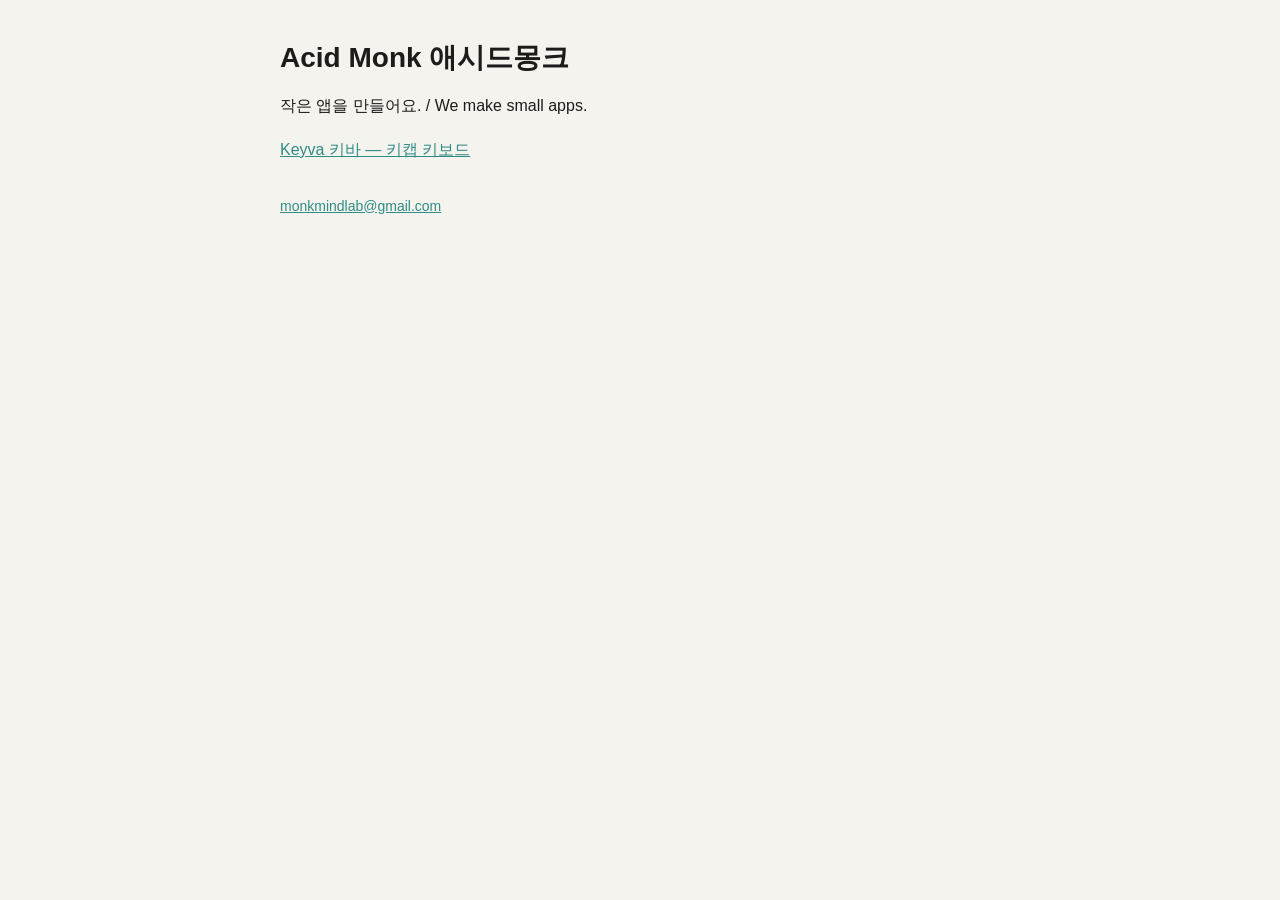
<file: index.html>
<!DOCTYPE html>
<html lang="ko">
<head>
<meta charset="utf-8">
<meta name="viewport" content="width=device-width, initial-scale=1">
<title>Acid Monk</title>
<link rel="stylesheet" href="keyva/style.css">
</head>
<body>
<main>
  <h1>Acid Monk 애시드몽크</h1>
  <p>작은 앱을 만들어요. / We make small apps.</p>
  <nav><a href="keyva/">Keyva 키바 — 키캡 키보드</a></nav>
  <p class="sub" style="margin-top:32px"><a href="mailto:monkmindlab@gmail.com">monkmindlab@gmail.com</a></p>
</main>
</body>
</html>
</file>
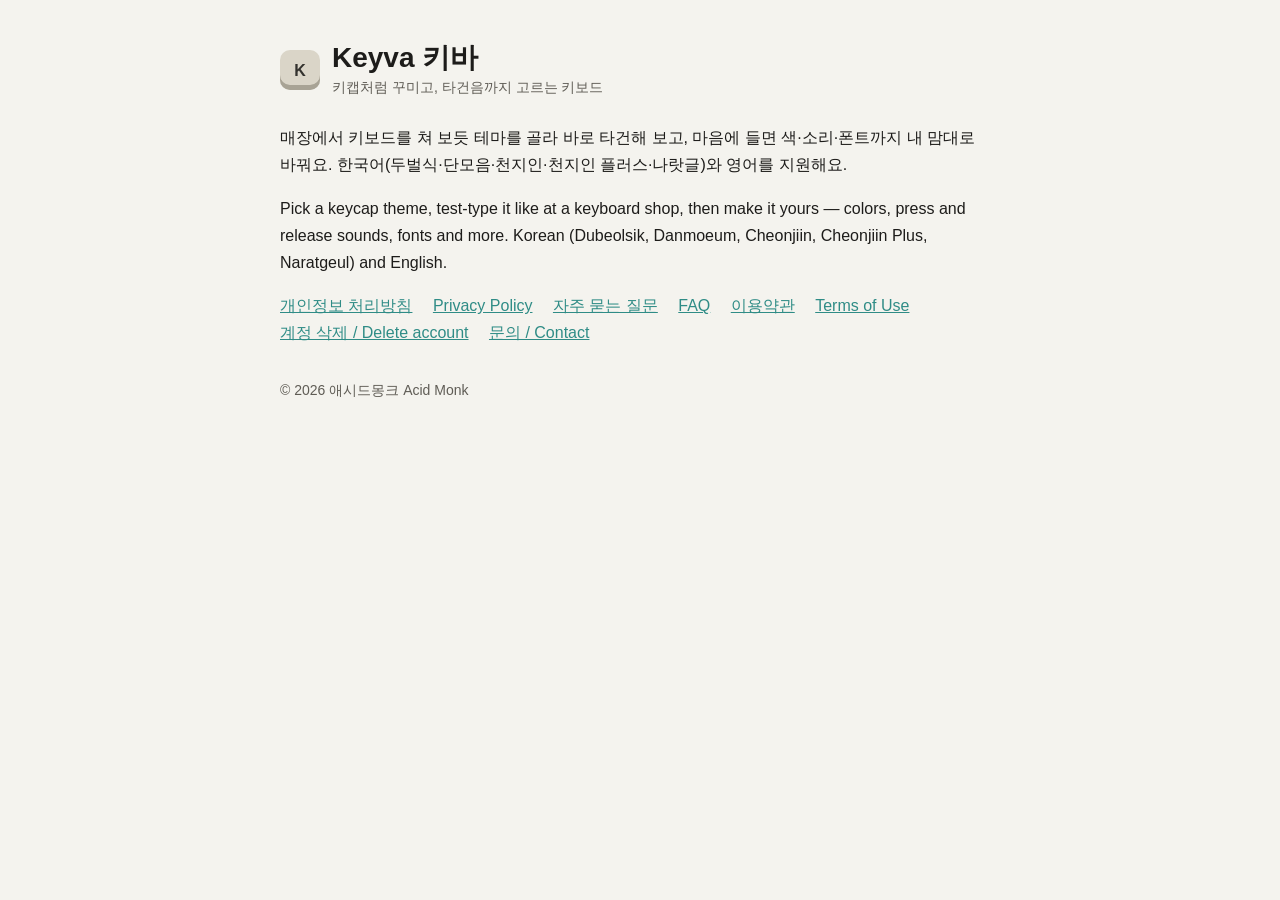
<file: keyva/index.html>
<!DOCTYPE html>
<html lang="ko">
<head>
<meta charset="utf-8">
<meta name="viewport" content="width=device-width, initial-scale=1">
<meta name="google-site-verification" content="mlbyxBN4Y4aytEFEbUPDbuNUzX4X2lrt2GbR2L3nOk4" />
<title>Keyva — 키캡 키보드</title>
<meta name="description" content="Keyva(키바): 키캡처럼 꾸미고 타건음까지 고르는 키보드 앱 · A keycap keyboard with the sounds you love.">
<link rel="stylesheet" href="style.css">
</head>
<body>
<main>
  <header><div class="logo">K</div><div><h1>Keyva 키바</h1><div class="sub">키캡처럼 꾸미고, 타건음까지 고르는 키보드</div></div></header>
  <p>매장에서 키보드를 쳐 보듯 테마를 골라 바로 타건해 보고, 마음에 들면 색·소리·폰트까지 내 맘대로 바꿔요. 한국어(두벌식·단모음·천지인·천지인 플러스·나랏글)와 영어를 지원해요.</p>
  <p lang="en">Pick a keycap theme, test-type it like at a keyboard shop, then make it yours — colors, press and release sounds, fonts and more. Korean (Dubeolsik, Danmoeum, Cheonjiin, Cheonjiin Plus, Naratgeul) and English.</p>
  <nav>
    <a href="privacy.html">개인정보 처리방침</a>
    <a href="privacy-en.html">Privacy Policy</a>
    <a href="faq.html">자주 묻는 질문</a>
    <a href="faq-en.html">FAQ</a>
    <a href="terms.html">이용약관</a>
    <a href="terms-en.html">Terms of Use</a>
    <a href="delete-account.html">계정 삭제 / Delete account</a>
    <a href="mailto:monkmindlab@gmail.com">문의 / Contact</a>
  </nav>
  <p class="sub" style="margin-top:32px">© 2026 애시드몽크 Acid Monk</p>
</main>
</body>
</html>
</file>
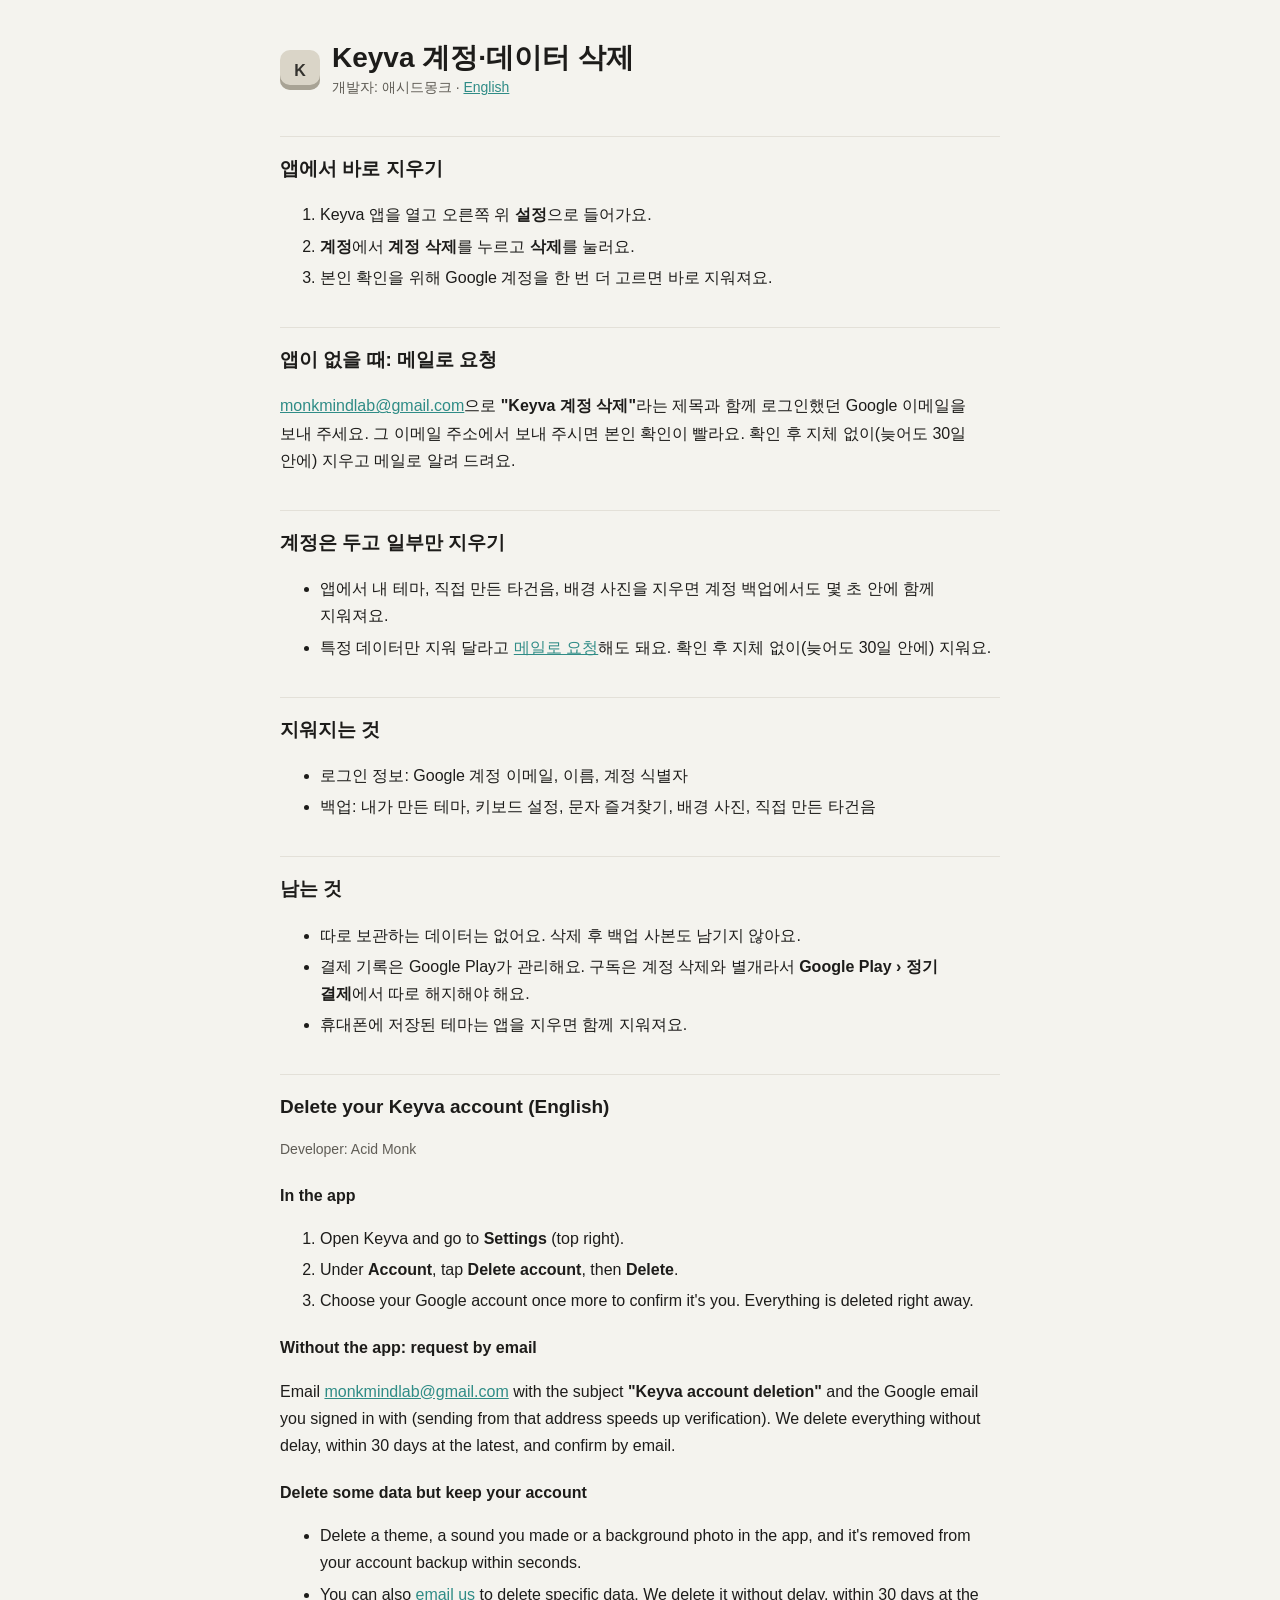
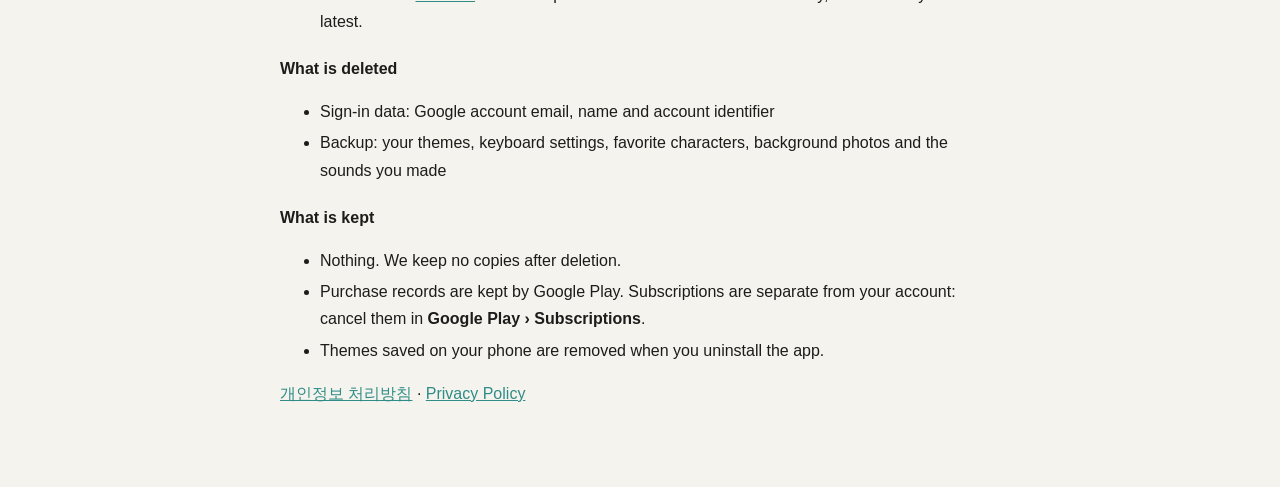
<file: keyva/delete-account.html>
<!DOCTYPE html>
<html lang="ko">
<head>
<meta charset="utf-8">
<meta name="viewport" content="width=device-width, initial-scale=1">
<title>Keyva 계정·데이터 삭제 / Delete your Keyva account</title>
<link rel="stylesheet" href="style.css">
</head>
<body>
<main>
  <header><div class="logo">K</div><div><h1>Keyva 계정·데이터 삭제</h1><div class="sub">개발자: 애시드몽크 · <a href="#en">English</a></div></div></header>

  <h2>앱에서 바로 지우기</h2>
  <ol>
    <li>Keyva 앱을 열고 오른쪽 위 <b>설정</b>으로 들어가요.</li>
    <li><b>계정</b>에서 <b>계정 삭제</b>를 누르고 <b>삭제</b>를 눌러요.</li>
    <li>본인 확인을 위해 Google 계정을 한 번 더 고르면 바로 지워져요.</li>
  </ol>

  <h2>앱이 없을 때: 메일로 요청</h2>
  <p><a href="mailto:monkmindlab@gmail.com?subject=Keyva%20계정%20삭제">monkmindlab@gmail.com</a>으로 <b>"Keyva 계정 삭제"</b>라는 제목과 함께 로그인했던 Google 이메일을 보내 주세요. 그 이메일 주소에서 보내 주시면 본인 확인이 빨라요. 확인 후 지체 없이(늦어도 30일 안에) 지우고 메일로 알려 드려요.</p>

  <h2>계정은 두고 일부만 지우기</h2>
  <ul>
    <li>앱에서 내 테마, 직접 만든 타건음, 배경 사진을 지우면 계정 백업에서도 몇 초 안에 함께 지워져요.</li>
    <li>특정 데이터만 지워 달라고 <a href="mailto:monkmindlab@gmail.com?subject=Keyva%20데이터%20삭제">메일로 요청</a>해도 돼요. 확인 후 지체 없이(늦어도 30일 안에) 지워요.</li>
  </ul>

  <h2>지워지는 것</h2>
  <ul>
    <li>로그인 정보: Google 계정 이메일, 이름, 계정 식별자</li>
    <li>백업: 내가 만든 테마, 키보드 설정, 문자 즐겨찾기, 배경 사진, 직접 만든 타건음</li>
  </ul>
  <h2>남는 것</h2>
  <ul>
    <li>따로 보관하는 데이터는 없어요. 삭제 후 백업 사본도 남기지 않아요.</li>
    <li>결제 기록은 Google Play가 관리해요. 구독은 계정 삭제와 별개라서 <b>Google Play › 정기 결제</b>에서 따로 해지해야 해요.</li>
    <li>휴대폰에 저장된 테마는 앱을 지우면 함께 지워져요.</li>
  </ul>

  <h2 id="en">Delete your Keyva account (English)</h2>
  <p class="sub">Developer: Acid Monk</p>
  <h3>In the app</h3>
  <ol>
    <li>Open Keyva and go to <b>Settings</b> (top right).</li>
    <li>Under <b>Account</b>, tap <b>Delete account</b>, then <b>Delete</b>.</li>
    <li>Choose your Google account once more to confirm it's you. Everything is deleted right away.</li>
  </ol>
  <h3>Without the app: request by email</h3>
  <p>Email <a href="mailto:monkmindlab@gmail.com?subject=Keyva%20account%20deletion">monkmindlab@gmail.com</a> with the subject <b>"Keyva account deletion"</b> and the Google email you signed in with (sending from that address speeds up verification). We delete everything without delay, within 30 days at the latest, and confirm by email.</p>
  <h3>Delete some data but keep your account</h3>
  <ul>
    <li>Delete a theme, a sound you made or a background photo in the app, and it's removed from your account backup within seconds.</li>
    <li>You can also <a href="mailto:monkmindlab@gmail.com?subject=Keyva%20data%20deletion">email us</a> to delete specific data. We delete it without delay, within 30 days at the latest.</li>
  </ul>
  <h3>What is deleted</h3>
  <ul>
    <li>Sign-in data: Google account email, name and account identifier</li>
    <li>Backup: your themes, keyboard settings, favorite characters, background photos and the sounds you made</li>
  </ul>
  <h3>What is kept</h3>
  <ul>
    <li>Nothing. We keep no copies after deletion.</li>
    <li>Purchase records are kept by Google Play. Subscriptions are separate from your account: cancel them in <b>Google Play › Subscriptions</b>.</li>
    <li>Themes saved on your phone are removed when you uninstall the app.</li>
  </ul>
  <p><a href="privacy.html">개인정보 처리방침</a> · <a href="privacy-en.html">Privacy Policy</a></p>
</main>
</body>
</html>
</file>
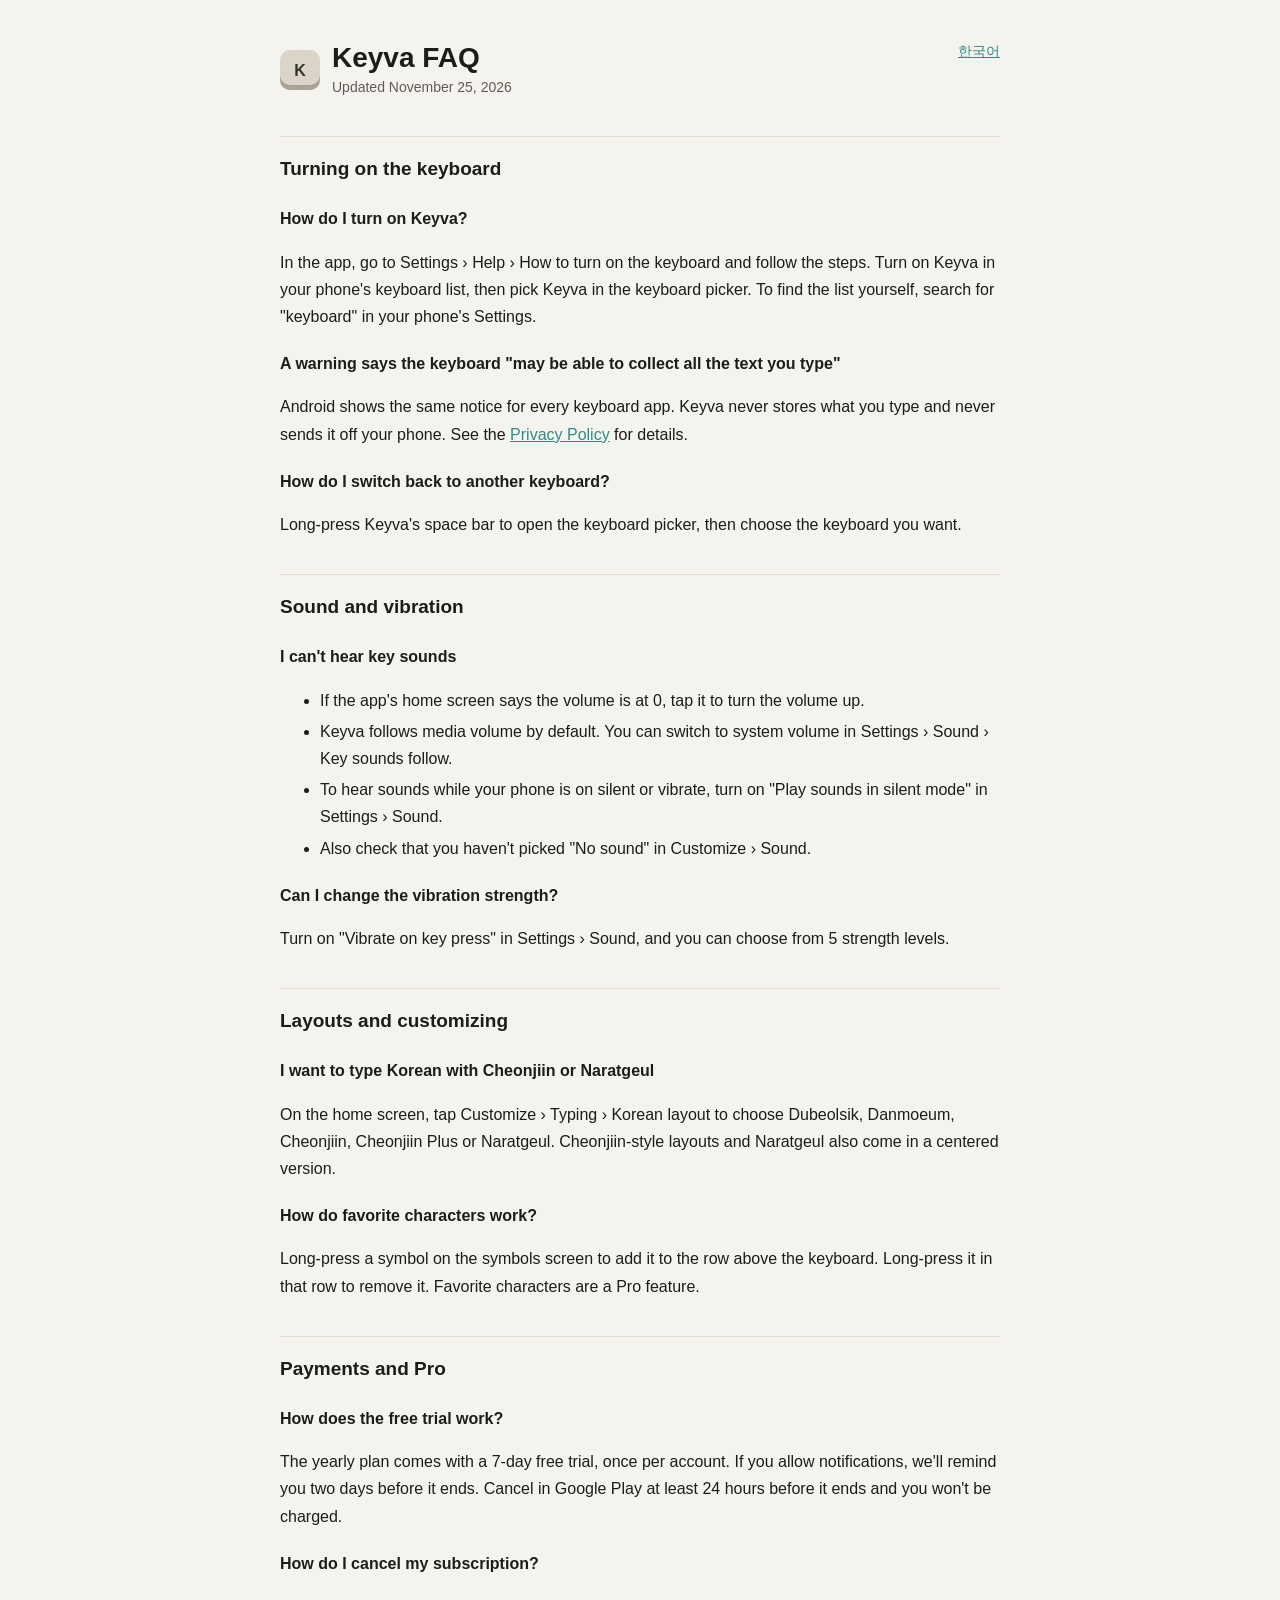
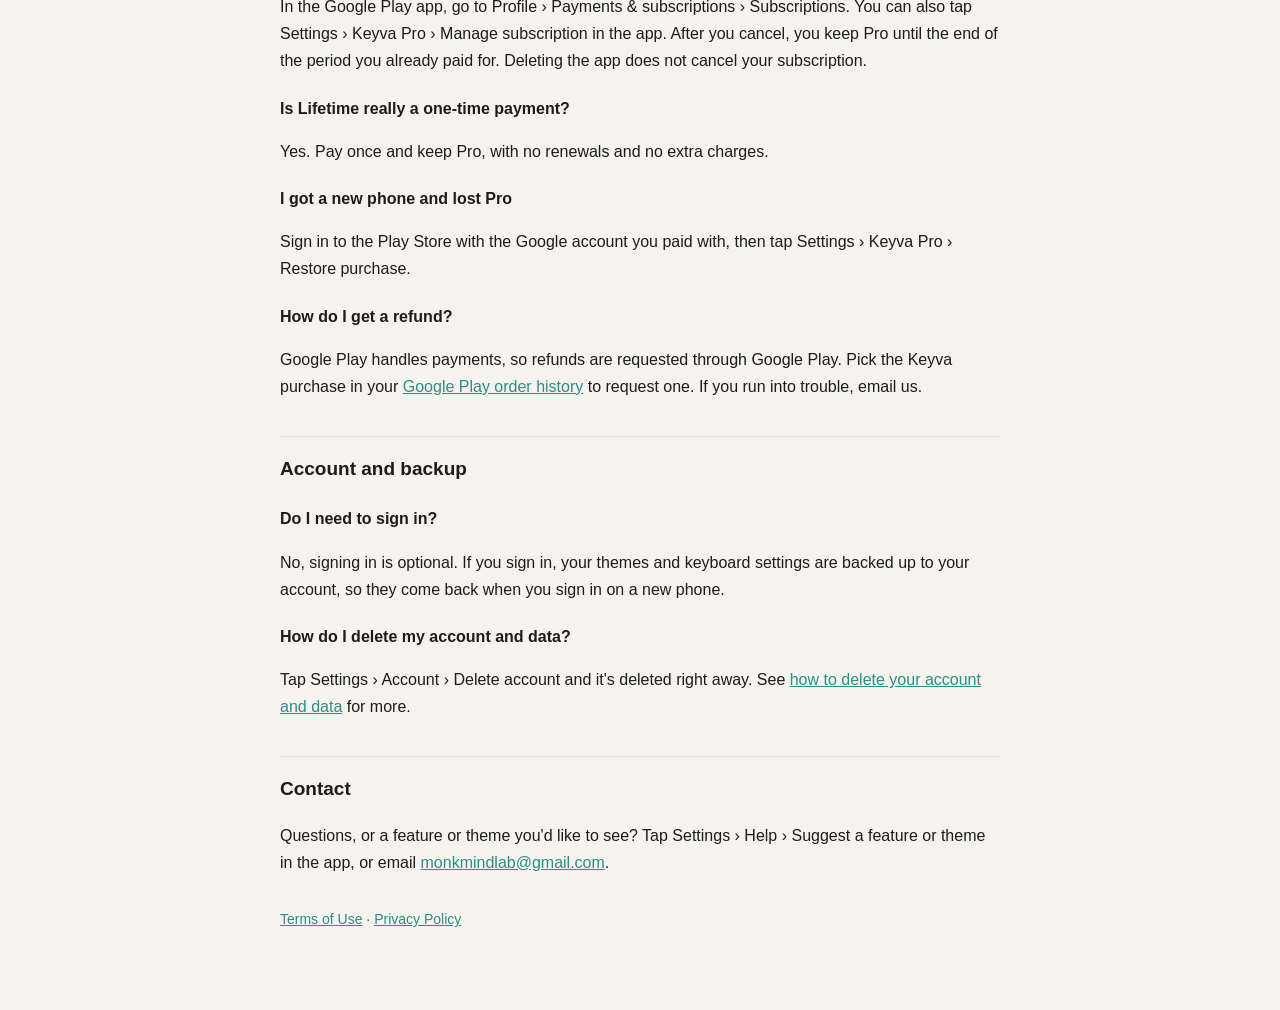
<file: keyva/faq-en.html>
<!DOCTYPE html>
<html lang="en">
<head>
<meta charset="utf-8">
<meta name="viewport" content="width=device-width, initial-scale=1">
<title>Keyva FAQ</title>
<link rel="stylesheet" href="style.css">
</head>
<body>
<main>
  <a class="lang" href="faq.html">한국어</a>
  <header><div class="logo">K</div><div><h1>Keyva FAQ</h1><div class="sub">Updated November 25, 2026</div></div></header>

  <h2>Turning on the keyboard</h2>
  <h3>How do I turn on Keyva?</h3>
  <p>In the app, go to Settings › Help › How to turn on the keyboard and follow the steps. Turn on Keyva in your phone's keyboard list, then pick Keyva in the keyboard picker. To find the list yourself, search for "keyboard" in your phone's Settings.</p>

  <h3>A warning says the keyboard "may be able to collect all the text you type"</h3>
  <p>Android shows the same notice for every keyboard app. Keyva never stores what you type and never sends it off your phone. See the <a href="privacy-en.html">Privacy Policy</a> for details.</p>

  <h3>How do I switch back to another keyboard?</h3>
  <p>Long-press Keyva's space bar to open the keyboard picker, then choose the keyboard you want.</p>

  <h2>Sound and vibration</h2>
  <h3>I can't hear key sounds</h3>
  <ul>
    <li>If the app's home screen says the volume is at 0, tap it to turn the volume up.</li>
    <li>Keyva follows media volume by default. You can switch to system volume in Settings › Sound › Key sounds follow.</li>
    <li>To hear sounds while your phone is on silent or vibrate, turn on "Play sounds in silent mode" in Settings › Sound.</li>
    <li>Also check that you haven't picked "No sound" in Customize › Sound.</li>
  </ul>

  <h3>Can I change the vibration strength?</h3>
  <p>Turn on "Vibrate on key press" in Settings › Sound, and you can choose from 5 strength levels.</p>

  <h2>Layouts and customizing</h2>
  <h3>I want to type Korean with Cheonjiin or Naratgeul</h3>
  <p>On the home screen, tap Customize › Typing › Korean layout to choose Dubeolsik, Danmoeum, Cheonjiin, Cheonjiin Plus or Naratgeul. Cheonjiin-style layouts and Naratgeul also come in a centered version.</p>

  <h3>How do favorite characters work?</h3>
  <p>Long-press a symbol on the symbols screen to add it to the row above the keyboard. Long-press it in that row to remove it. Favorite characters are a Pro feature.</p>

  <h2>Payments and Pro</h2>
  <h3>How does the free trial work?</h3>
  <p>The yearly plan comes with a 7-day free trial, once per account. If you allow notifications, we'll remind you two days before it ends. Cancel in Google Play at least 24 hours before it ends and you won't be charged.</p>

  <h3>How do I cancel my subscription?</h3>
  <p>In the Google Play app, go to Profile › Payments &amp; subscriptions › Subscriptions. You can also tap Settings › Keyva Pro › Manage subscription in the app. After you cancel, you keep Pro until the end of the period you already paid for. Deleting the app does not cancel your subscription.</p>

  <h3>Is Lifetime really a one-time payment?</h3>
  <p>Yes. Pay once and keep Pro, with no renewals and no extra charges.</p>

  <h3>I got a new phone and lost Pro</h3>
  <p>Sign in to the Play Store with the Google account you paid with, then tap Settings › Keyva Pro › Restore purchase.</p>

  <h3>How do I get a refund?</h3>
  <p>Google Play handles payments, so refunds are requested through Google Play. Pick the Keyva purchase in your <a href="https://play.google.com/store/account/orderhistory">Google Play order history</a> to request one. If you run into trouble, email us.</p>

  <h2>Account and backup</h2>
  <h3>Do I need to sign in?</h3>
  <p>No, signing in is optional. If you sign in, your themes and keyboard settings are backed up to your account, so they come back when you sign in on a new phone.</p>

  <h3>How do I delete my account and data?</h3>
  <p>Tap Settings › Account › Delete account and it's deleted right away. See <a href="delete-account.html">how to delete your account and data</a> for more.</p>

  <h2>Contact</h2>
  <p>Questions, or a feature or theme you'd like to see? Tap Settings › Help › Suggest a feature or theme in the app, or email <a href="mailto:monkmindlab@gmail.com">monkmindlab@gmail.com</a>.</p>

  <p class="sub" style="margin-top:32px"><a href="terms-en.html">Terms of Use</a> · <a href="privacy-en.html">Privacy Policy</a></p>
</main>
</body>
</html>
</file>
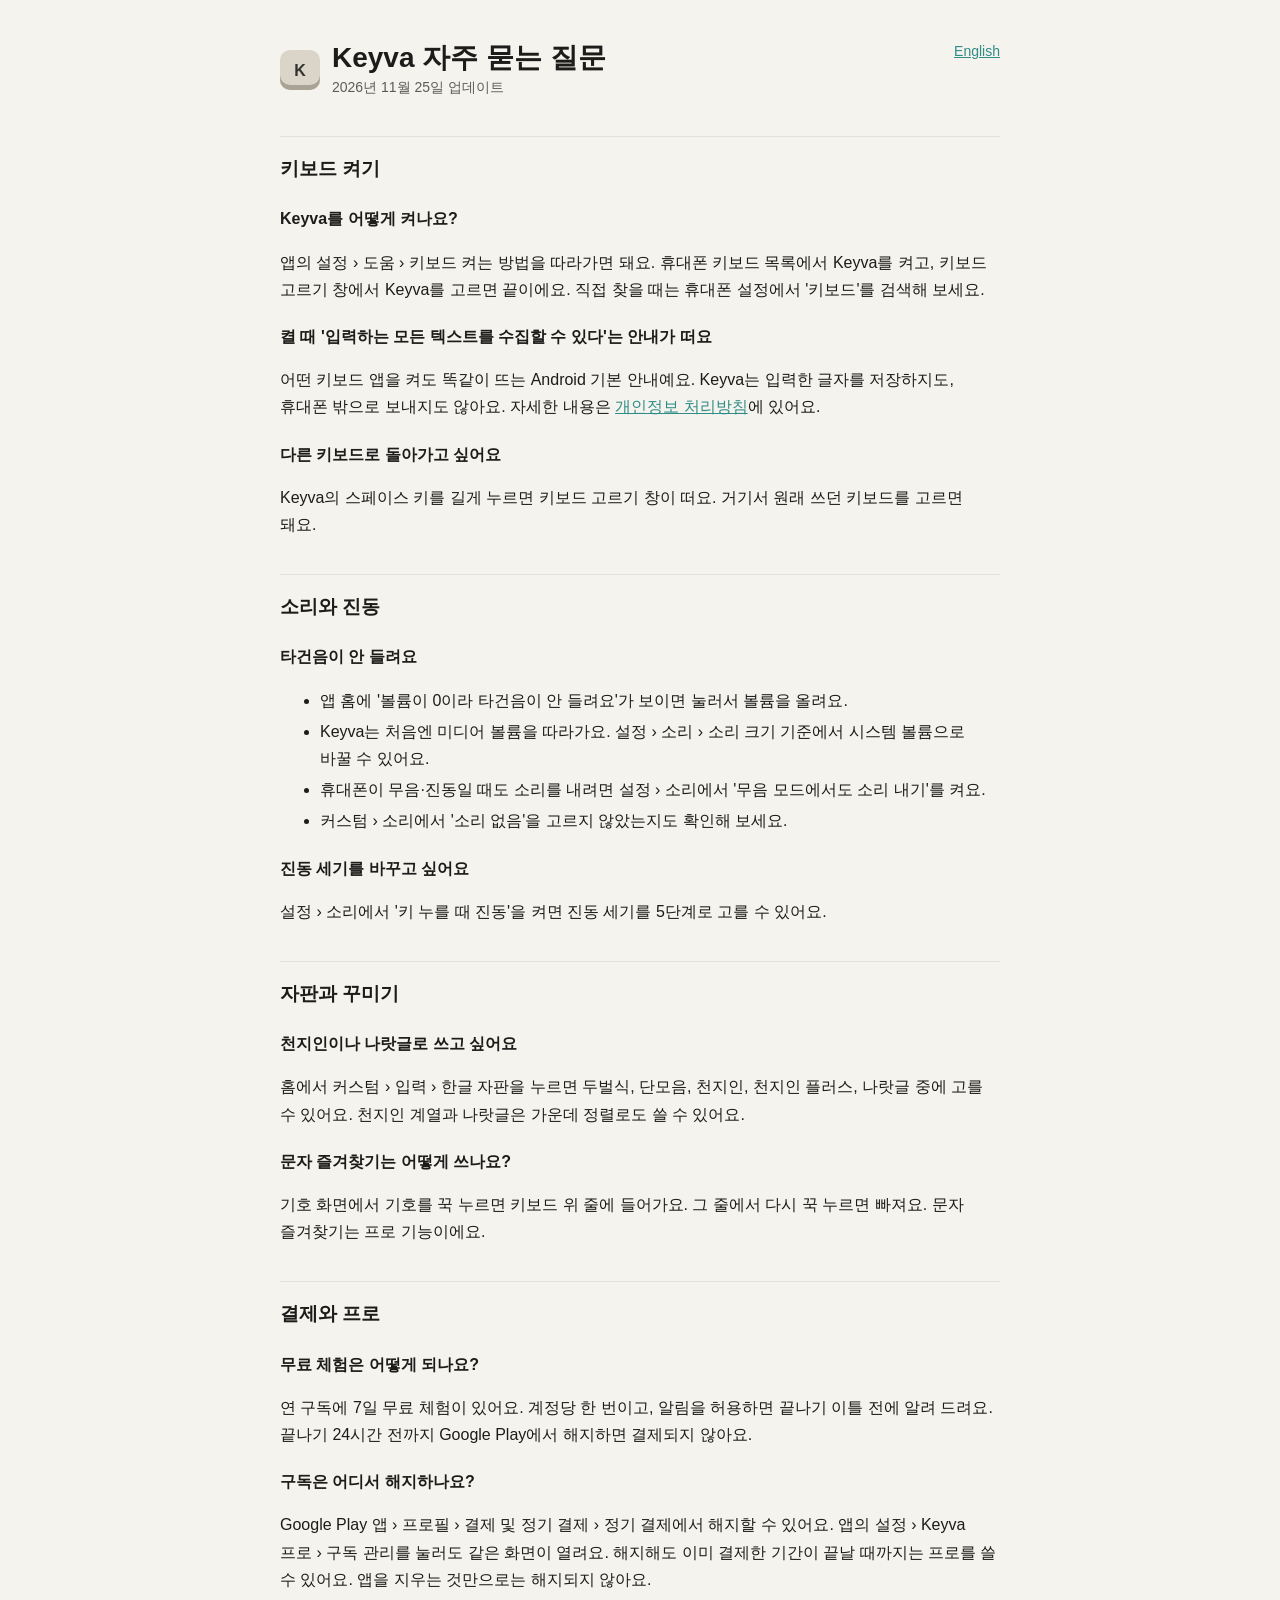
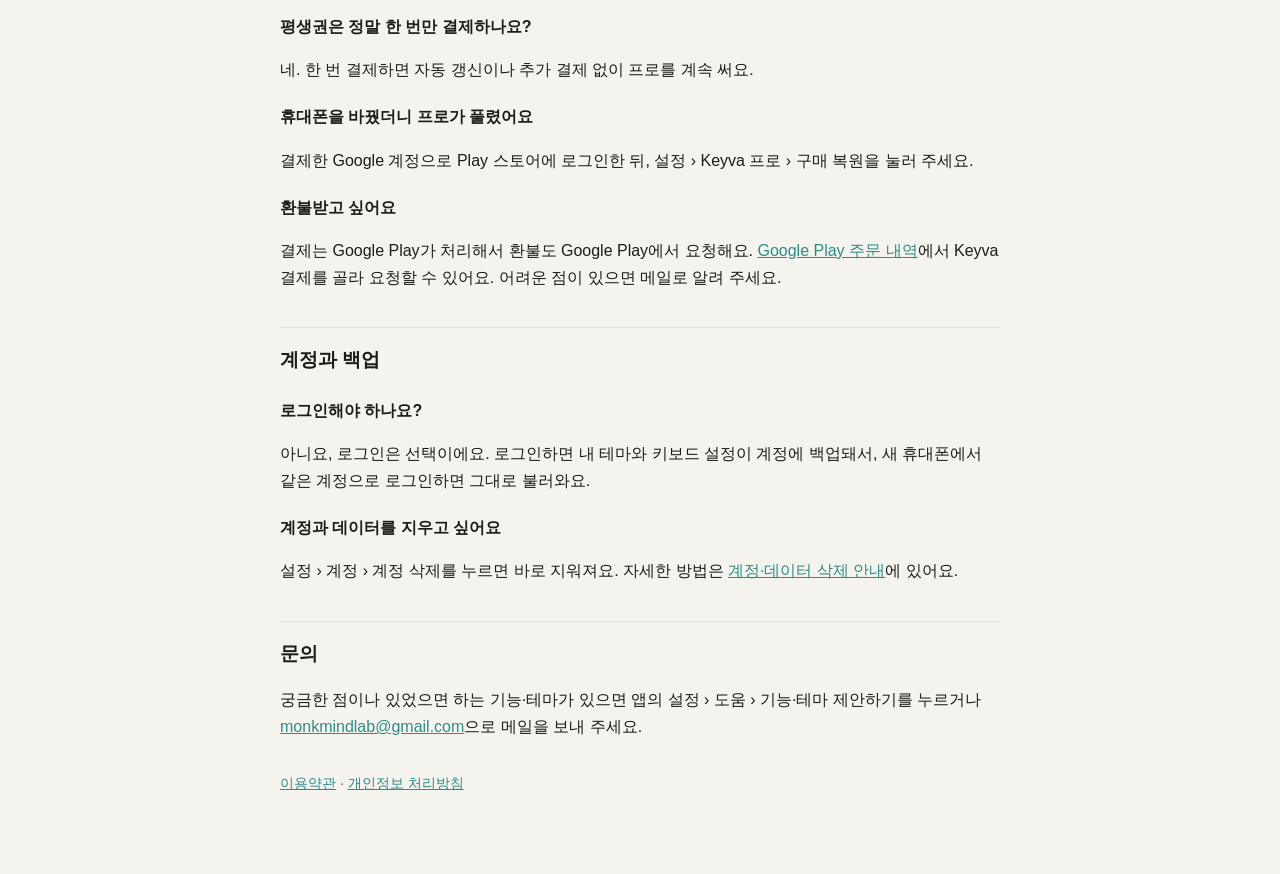
<file: keyva/faq.html>
<!DOCTYPE html>
<html lang="ko">
<head>
<meta charset="utf-8">
<meta name="viewport" content="width=device-width, initial-scale=1">
<title>Keyva 자주 묻는 질문</title>
<link rel="stylesheet" href="style.css">
</head>
<body>
<main>
  <a class="lang" href="faq-en.html">English</a>
  <header><div class="logo">K</div><div><h1>Keyva 자주 묻는 질문</h1><div class="sub">2026년 11월 25일 업데이트</div></div></header>

  <h2>키보드 켜기</h2>
  <h3>Keyva를 어떻게 켜나요?</h3>
  <p>앱의 설정 › 도움 › 키보드 켜는 방법을 따라가면 돼요. 휴대폰 키보드 목록에서 Keyva를 켜고, 키보드 고르기 창에서 Keyva를 고르면 끝이에요. 직접 찾을 때는 휴대폰 설정에서 '키보드'를 검색해 보세요.</p>

  <h3>켤 때 '입력하는 모든 텍스트를 수집할 수 있다'는 안내가 떠요</h3>
  <p>어떤 키보드 앱을 켜도 똑같이 뜨는 Android 기본 안내예요. Keyva는 입력한 글자를 저장하지도, 휴대폰 밖으로 보내지도 않아요. 자세한 내용은 <a href="privacy.html">개인정보 처리방침</a>에 있어요.</p>

  <h3>다른 키보드로 돌아가고 싶어요</h3>
  <p>Keyva의 스페이스 키를 길게 누르면 키보드 고르기 창이 떠요. 거기서 원래 쓰던 키보드를 고르면 돼요.</p>

  <h2>소리와 진동</h2>
  <h3>타건음이 안 들려요</h3>
  <ul>
    <li>앱 홈에 '볼륨이 0이라 타건음이 안 들려요'가 보이면 눌러서 볼륨을 올려요.</li>
    <li>Keyva는 처음엔 미디어 볼륨을 따라가요. 설정 › 소리 › 소리 크기 기준에서 시스템 볼륨으로 바꿀 수 있어요.</li>
    <li>휴대폰이 무음·진동일 때도 소리를 내려면 설정 › 소리에서 '무음 모드에서도 소리 내기'를 켜요.</li>
    <li>커스텀 › 소리에서 '소리 없음'을 고르지 않았는지도 확인해 보세요.</li>
  </ul>

  <h3>진동 세기를 바꾸고 싶어요</h3>
  <p>설정 › 소리에서 '키 누를 때 진동'을 켜면 진동 세기를 5단계로 고를 수 있어요.</p>

  <h2>자판과 꾸미기</h2>
  <h3>천지인이나 나랏글로 쓰고 싶어요</h3>
  <p>홈에서 커스텀 › 입력 › 한글 자판을 누르면 두벌식, 단모음, 천지인, 천지인 플러스, 나랏글 중에 고를 수 있어요. 천지인 계열과 나랏글은 가운데 정렬로도 쓸 수 있어요.</p>

  <h3>문자 즐겨찾기는 어떻게 쓰나요?</h3>
  <p>기호 화면에서 기호를 꾹 누르면 키보드 위 줄에 들어가요. 그 줄에서 다시 꾹 누르면 빠져요. 문자 즐겨찾기는 프로 기능이에요.</p>

  <h2>결제와 프로</h2>
  <h3>무료 체험은 어떻게 되나요?</h3>
  <p>연 구독에 7일 무료 체험이 있어요. 계정당 한 번이고, 알림을 허용하면 끝나기 이틀 전에 알려 드려요. 끝나기 24시간 전까지 Google Play에서 해지하면 결제되지 않아요.</p>

  <h3>구독은 어디서 해지하나요?</h3>
  <p>Google Play 앱 › 프로필 › 결제 및 정기 결제 › 정기 결제에서 해지할 수 있어요. 앱의 설정 › Keyva 프로 › 구독 관리를 눌러도 같은 화면이 열려요. 해지해도 이미 결제한 기간이 끝날 때까지는 프로를 쓸 수 있어요. 앱을 지우는 것만으로는 해지되지 않아요.</p>

  <h3>평생권은 정말 한 번만 결제하나요?</h3>
  <p>네. 한 번 결제하면 자동 갱신이나 추가 결제 없이 프로를 계속 써요.</p>

  <h3>휴대폰을 바꿨더니 프로가 풀렸어요</h3>
  <p>결제한 Google 계정으로 Play 스토어에 로그인한 뒤, 설정 › Keyva 프로 › 구매 복원을 눌러 주세요.</p>

  <h3>환불받고 싶어요</h3>
  <p>결제는 Google Play가 처리해서 환불도 Google Play에서 요청해요. <a href="https://play.google.com/store/account/orderhistory">Google Play 주문 내역</a>에서 Keyva 결제를 골라 요청할 수 있어요. 어려운 점이 있으면 메일로 알려 주세요.</p>

  <h2>계정과 백업</h2>
  <h3>로그인해야 하나요?</h3>
  <p>아니요, 로그인은 선택이에요. 로그인하면 내 테마와 키보드 설정이 계정에 백업돼서, 새 휴대폰에서 같은 계정으로 로그인하면 그대로 불러와요.</p>

  <h3>계정과 데이터를 지우고 싶어요</h3>
  <p>설정 › 계정 › 계정 삭제를 누르면 바로 지워져요. 자세한 방법은 <a href="delete-account.html">계정·데이터 삭제 안내</a>에 있어요.</p>

  <h2>문의</h2>
  <p>궁금한 점이나 있었으면 하는 기능·테마가 있으면 앱의 설정 › 도움 › 기능·테마 제안하기를 누르거나 <a href="mailto:monkmindlab@gmail.com">monkmindlab@gmail.com</a>으로 메일을 보내 주세요.</p>

  <p class="sub" style="margin-top:32px"><a href="terms.html">이용약관</a> · <a href="privacy.html">개인정보 처리방침</a></p>
</main>
</body>
</html>
</file>
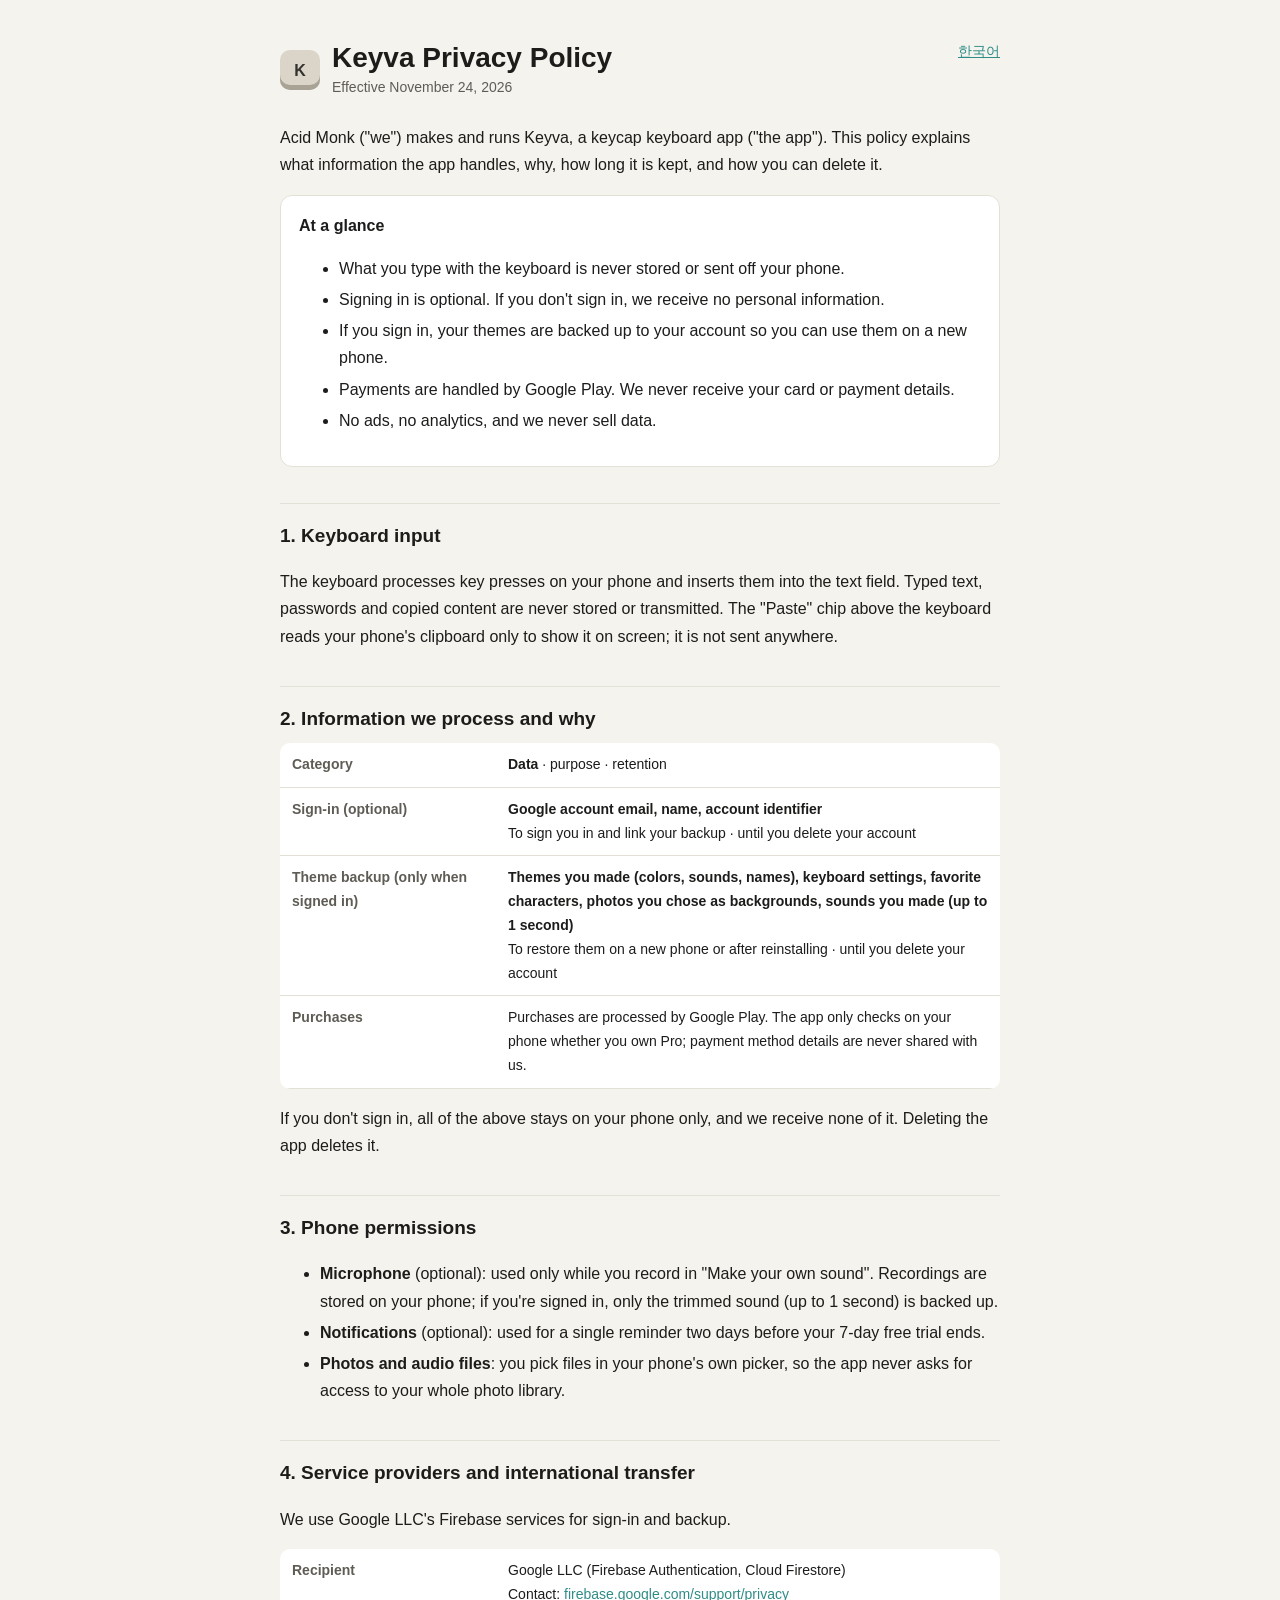
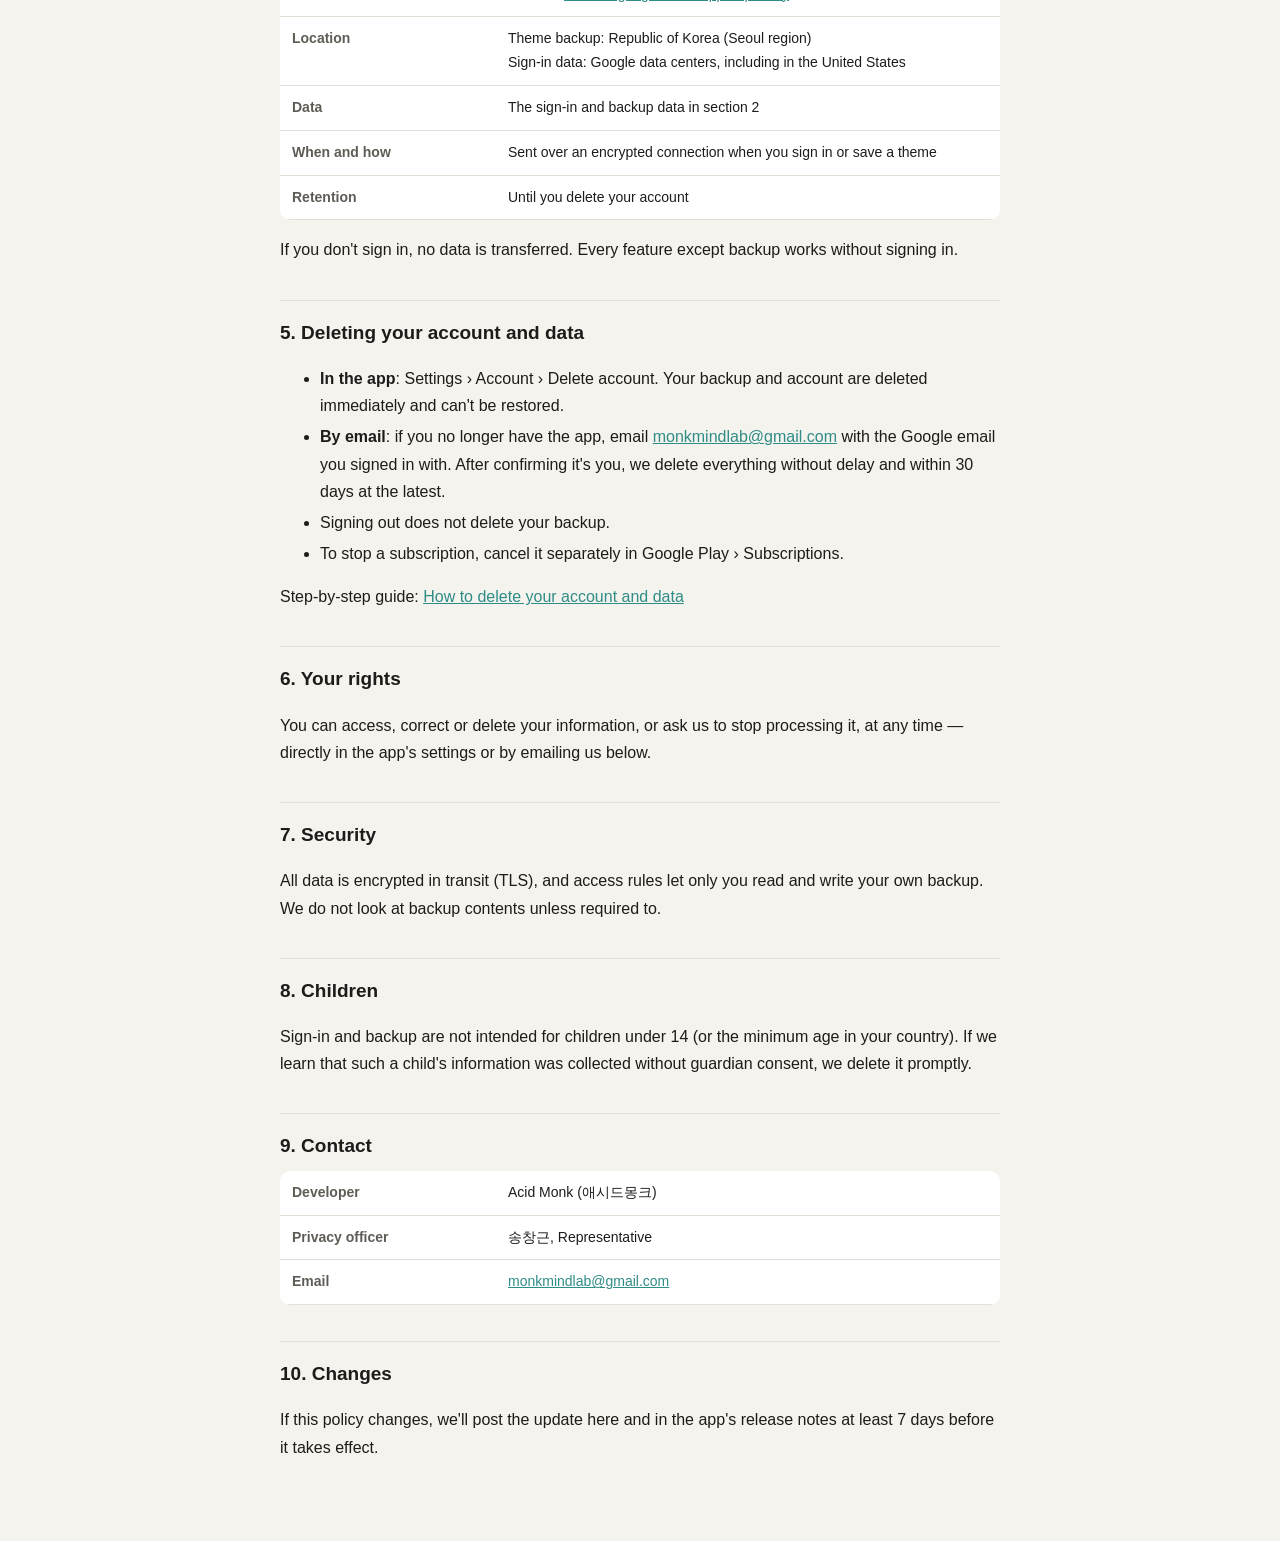
<file: keyva/privacy-en.html>
<!DOCTYPE html>
<html lang="en">
<head>
<meta charset="utf-8">
<meta name="viewport" content="width=device-width, initial-scale=1">
<title>Keyva Privacy Policy</title>
<link rel="stylesheet" href="style.css">
</head>
<body>
<main>
  <a class="lang" href="privacy.html">한국어</a>
  <header><div class="logo">K</div><div><h1>Keyva Privacy Policy</h1><div class="sub">Effective November 24, 2026</div></div></header>

  <p>Acid Monk ("we") makes and runs Keyva, a keycap keyboard app ("the app"). This policy explains what information the app handles, why, how long it is kept, and how you can delete it.</p>

  <div class="box"><b>At a glance</b>
    <ul>
      <li>What you type with the keyboard is never stored or sent off your phone.</li>
      <li>Signing in is optional. If you don't sign in, we receive no personal information.</li>
      <li>If you sign in, your themes are backed up to your account so you can use them on a new phone.</li>
      <li>Payments are handled by Google Play. We never receive your card or payment details.</li>
      <li>No ads, no analytics, and we never sell data.</li>
    </ul>
  </div>

  <h2>1. Keyboard input</h2>
  <p>The keyboard processes key presses on your phone and inserts them into the text field. Typed text, passwords and copied content are never stored or transmitted. The "Paste" chip above the keyboard reads your phone's clipboard only to show it on screen; it is not sent anywhere.</p>

  <h2>2. Information we process and why</h2>
  <table>
    <tr><th>Category</th><td><b>Data</b> · purpose · retention</td></tr>
    <tr><th>Sign-in (optional)</th><td><b>Google account email, name, account identifier</b><br>To sign you in and link your backup · until you delete your account</td></tr>
    <tr><th>Theme backup (only when signed in)</th><td><b>Themes you made (colors, sounds, names), keyboard settings, favorite characters, photos you chose as backgrounds, sounds you made (up to 1 second)</b><br>To restore them on a new phone or after reinstalling · until you delete your account</td></tr>
    <tr><th>Purchases</th><td>Purchases are processed by Google Play. The app only checks on your phone whether you own Pro; payment method details are never shared with us.</td></tr>
  </table>
  <p>If you don't sign in, all of the above stays on your phone only, and we receive none of it. Deleting the app deletes it.</p>

  <h2>3. Phone permissions</h2>
  <ul>
    <li><b>Microphone</b> (optional): used only while you record in "Make your own sound". Recordings are stored on your phone; if you're signed in, only the trimmed sound (up to 1 second) is backed up.</li>
    <li><b>Notifications</b> (optional): used for a single reminder two days before your 7-day free trial ends.</li>
    <li><b>Photos and audio files</b>: you pick files in your phone's own picker, so the app never asks for access to your whole photo library.</li>
  </ul>

  <h2>4. Service providers and international transfer</h2>
  <p>We use Google LLC's Firebase services for sign-in and backup.</p>
  <table>
    <tr><th>Recipient</th><td>Google LLC (Firebase Authentication, Cloud Firestore)<br>Contact: <a href="https://firebase.google.com/support/privacy">firebase.google.com/support/privacy</a></td></tr>
    <tr><th>Location</th><td>Theme backup: Republic of Korea (Seoul region)<br>Sign-in data: Google data centers, including in the United States</td></tr>
    <tr><th>Data</th><td>The sign-in and backup data in section 2</td></tr>
    <tr><th>When and how</th><td>Sent over an encrypted connection when you sign in or save a theme</td></tr>
    <tr><th>Retention</th><td>Until you delete your account</td></tr>
  </table>
  <p>If you don't sign in, no data is transferred. Every feature except backup works without signing in.</p>

  <h2>5. Deleting your account and data</h2>
  <ul>
    <li><b>In the app</b>: Settings › Account › Delete account. Your backup and account are deleted immediately and can't be restored.</li>
    <li><b>By email</b>: if you no longer have the app, email <a href="mailto:monkmindlab@gmail.com?subject=Keyva%20account%20deletion">monkmindlab@gmail.com</a> with the Google email you signed in with. After confirming it's you, we delete everything without delay and within 30 days at the latest.</li>
    <li>Signing out does not delete your backup.</li>
    <li>To stop a subscription, cancel it separately in Google Play › Subscriptions.</li>
  </ul>
  <p>Step-by-step guide: <a href="delete-account.html#en">How to delete your account and data</a></p>

  <h2>6. Your rights</h2>
  <p>You can access, correct or delete your information, or ask us to stop processing it, at any time — directly in the app's settings or by emailing us below.</p>

  <h2>7. Security</h2>
  <p>All data is encrypted in transit (TLS), and access rules let only you read and write your own backup. We do not look at backup contents unless required to.</p>

  <h2>8. Children</h2>
  <p>Sign-in and backup are not intended for children under 14 (or the minimum age in your country). If we learn that such a child's information was collected without guardian consent, we delete it promptly.</p>

  <h2>9. Contact</h2>
  <table>
    <tr><th>Developer</th><td>Acid Monk (애시드몽크)</td></tr>
    <tr><th>Privacy officer</th><td>송창근, Representative</td></tr>
    <tr><th>Email</th><td><a href="mailto:monkmindlab@gmail.com">monkmindlab@gmail.com</a></td></tr>
  </table>

  <h2>10. Changes</h2>
  <p>If this policy changes, we'll post the update here and in the app's release notes at least 7 days before it takes effect.</p>
</main>
</body>
</html>
</file>
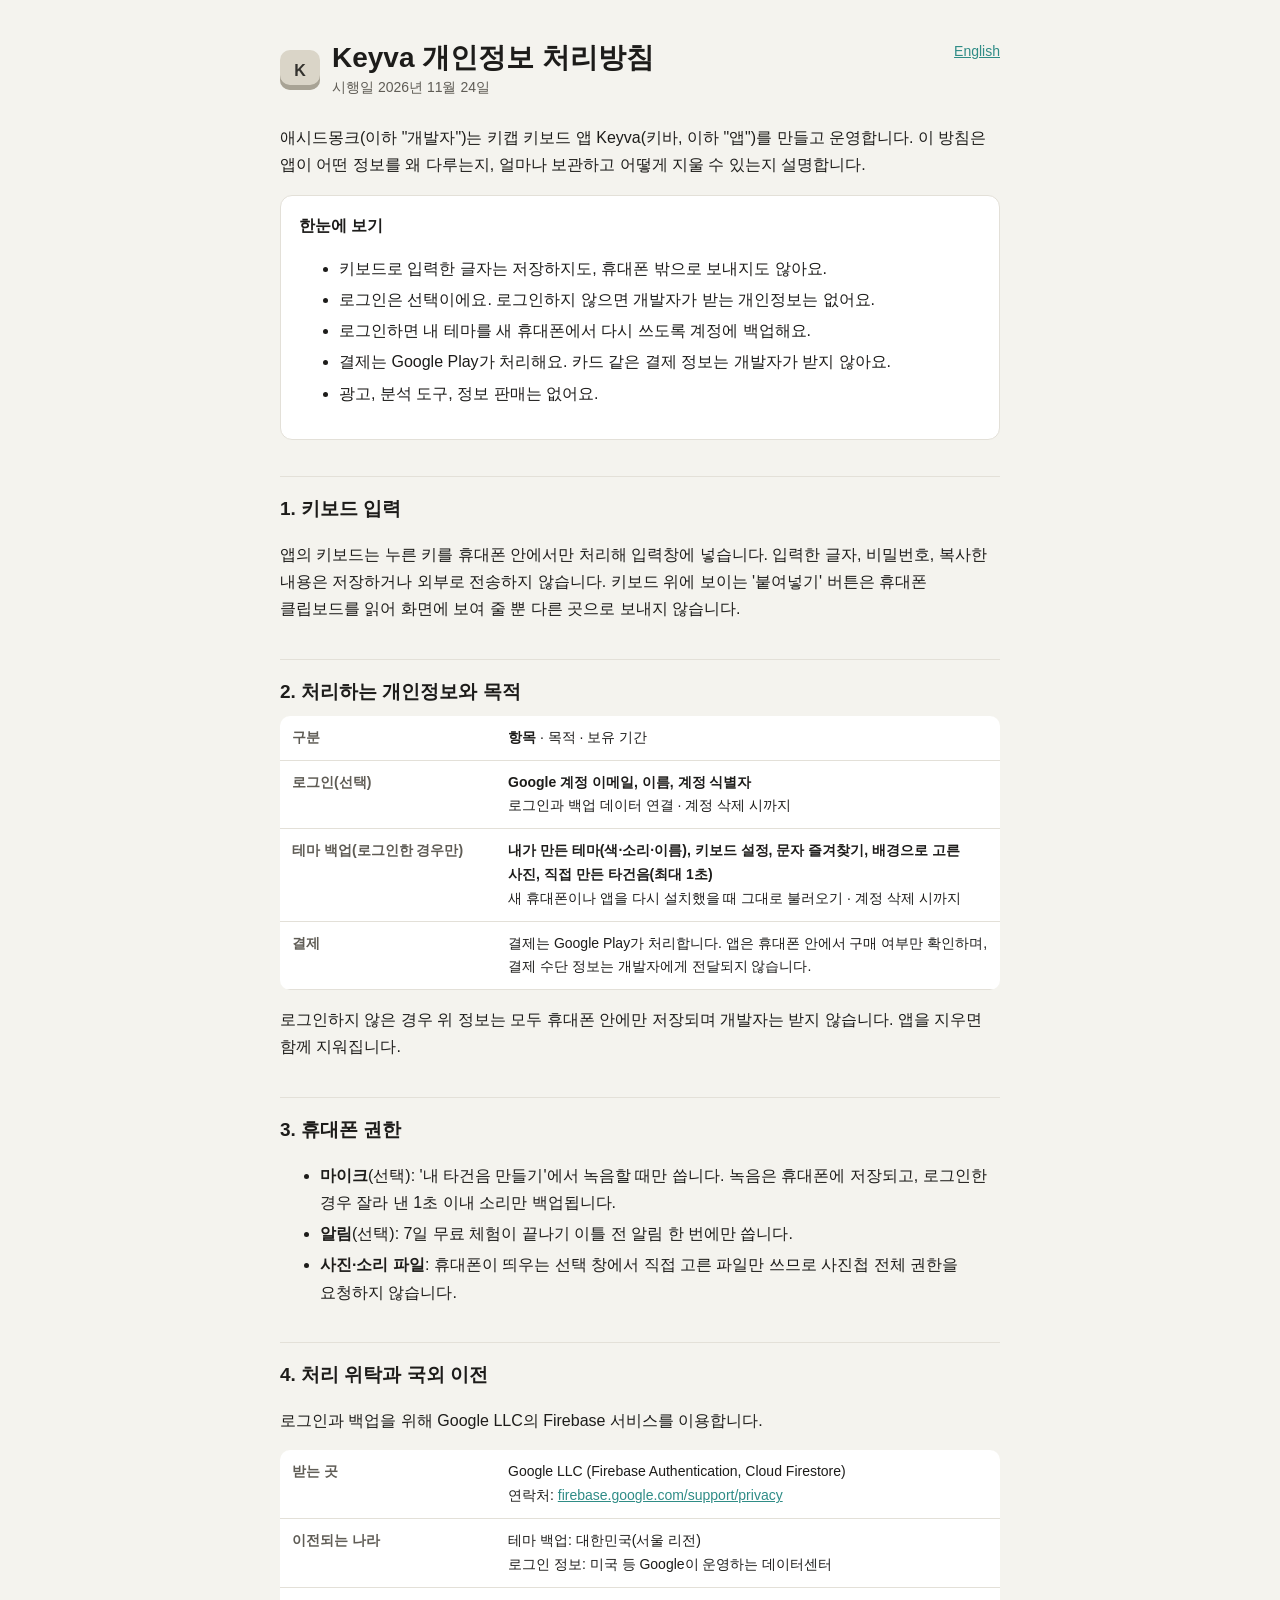
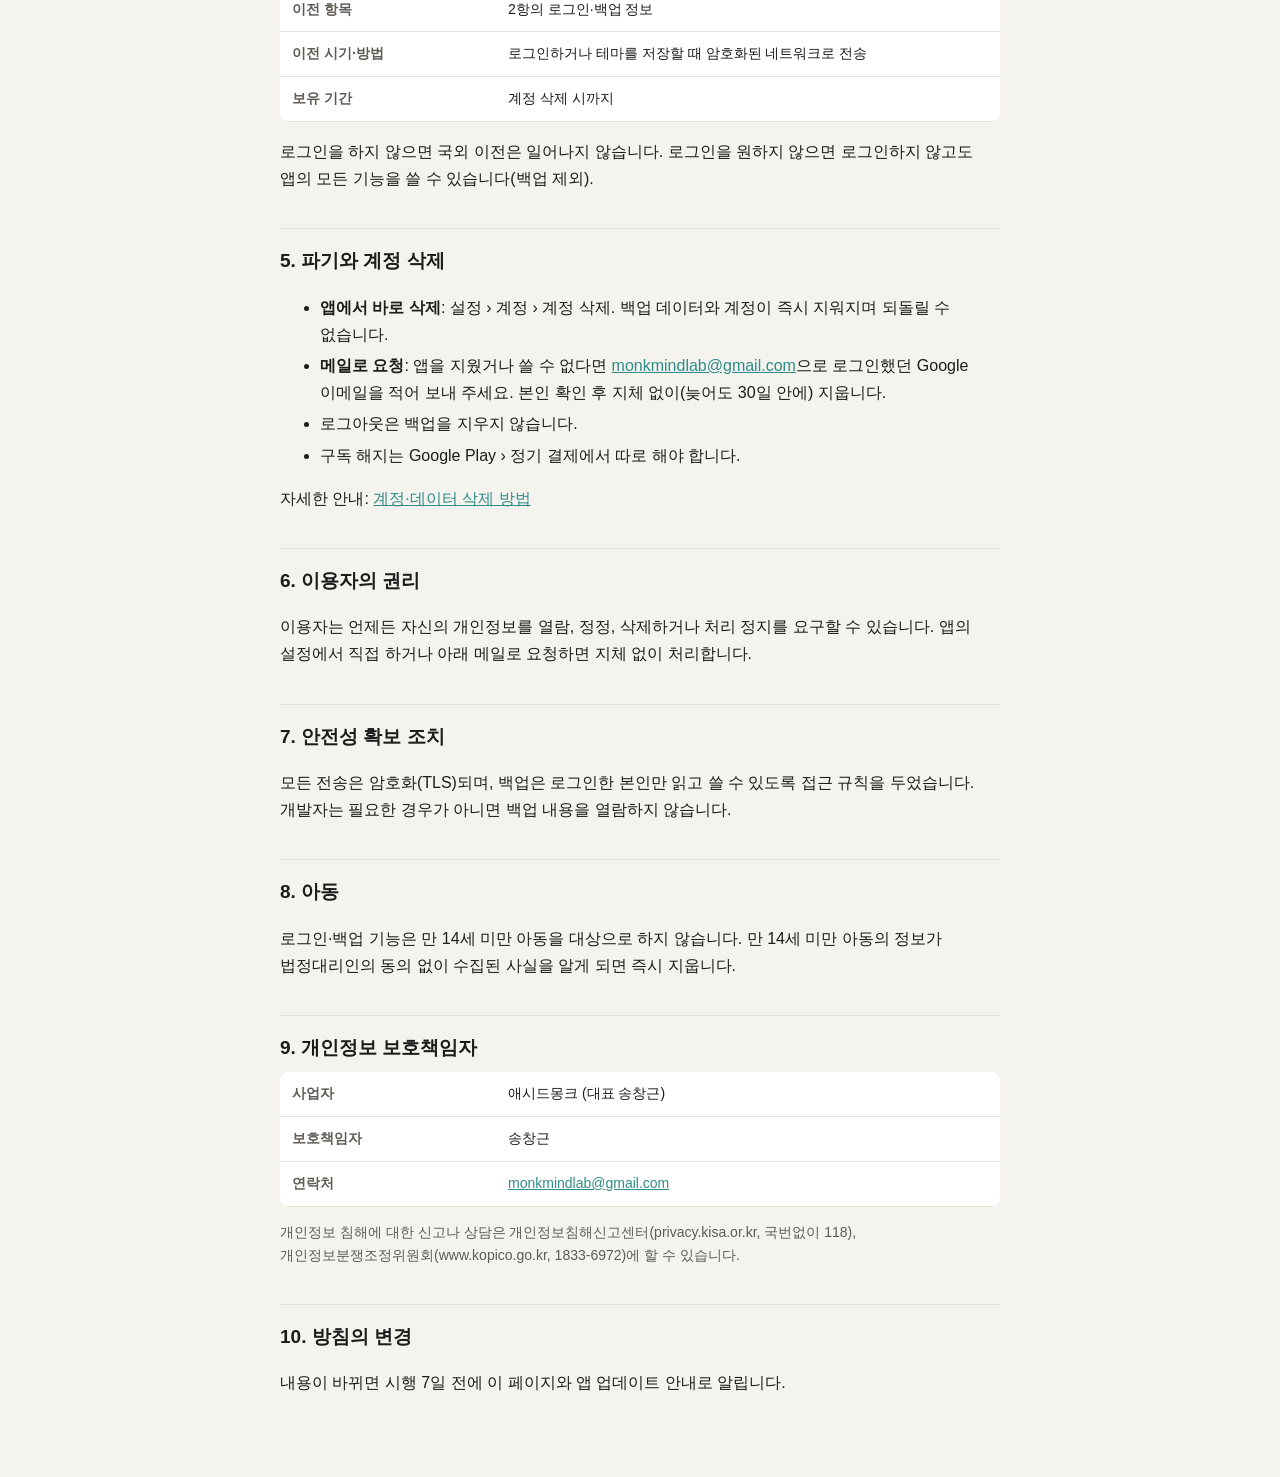
<file: keyva/privacy.html>
<!DOCTYPE html>
<html lang="ko">
<head>
<meta charset="utf-8">
<meta name="viewport" content="width=device-width, initial-scale=1">
<title>Keyva 개인정보 처리방침</title>
<link rel="stylesheet" href="style.css">
</head>
<body>
<main>
  <a class="lang" href="privacy-en.html">English</a>
  <header><div class="logo">K</div><div><h1>Keyva 개인정보 처리방침</h1><div class="sub">시행일 2026년 11월 24일</div></div></header>

  <p>애시드몽크(이하 "개발자")는 키캡 키보드 앱 Keyva(키바, 이하 "앱")를 만들고 운영합니다. 이 방침은 앱이 어떤 정보를 왜 다루는지, 얼마나 보관하고 어떻게 지울 수 있는지 설명합니다.</p>

  <div class="box"><b>한눈에 보기</b>
    <ul>
      <li>키보드로 입력한 글자는 저장하지도, 휴대폰 밖으로 보내지도 않아요.</li>
      <li>로그인은 선택이에요. 로그인하지 않으면 개발자가 받는 개인정보는 없어요.</li>
      <li>로그인하면 내 테마를 새 휴대폰에서 다시 쓰도록 계정에 백업해요.</li>
      <li>결제는 Google Play가 처리해요. 카드 같은 결제 정보는 개발자가 받지 않아요.</li>
      <li>광고, 분석 도구, 정보 판매는 없어요.</li>
    </ul>
  </div>

  <h2>1. 키보드 입력</h2>
  <p>앱의 키보드는 누른 키를 휴대폰 안에서만 처리해 입력창에 넣습니다. 입력한 글자, 비밀번호, 복사한 내용은 저장하거나 외부로 전송하지 않습니다. 키보드 위에 보이는 '붙여넣기' 버튼은 휴대폰 클립보드를 읽어 화면에 보여 줄 뿐 다른 곳으로 보내지 않습니다.</p>

  <h2>2. 처리하는 개인정보와 목적</h2>
  <table>
    <tr><th>구분</th><td><b>항목</b> · 목적 · 보유 기간</td></tr>
    <tr><th>로그인(선택)</th><td><b>Google 계정 이메일, 이름, 계정 식별자</b><br>로그인과 백업 데이터 연결 · 계정 삭제 시까지</td></tr>
    <tr><th>테마 백업(로그인한 경우만)</th><td><b>내가 만든 테마(색·소리·이름), 키보드 설정, 문자 즐겨찾기, 배경으로 고른 사진, 직접 만든 타건음(최대 1초)</b><br>새 휴대폰이나 앱을 다시 설치했을 때 그대로 불러오기 · 계정 삭제 시까지</td></tr>
    <tr><th>결제</th><td>결제는 Google Play가 처리합니다. 앱은 휴대폰 안에서 구매 여부만 확인하며, 결제 수단 정보는 개발자에게 전달되지 않습니다.</td></tr>
  </table>
  <p>로그인하지 않은 경우 위 정보는 모두 휴대폰 안에만 저장되며 개발자는 받지 않습니다. 앱을 지우면 함께 지워집니다.</p>

  <h2>3. 휴대폰 권한</h2>
  <ul>
    <li><b>마이크</b>(선택): '내 타건음 만들기'에서 녹음할 때만 씁니다. 녹음은 휴대폰에 저장되고, 로그인한 경우 잘라 낸 1초 이내 소리만 백업됩니다.</li>
    <li><b>알림</b>(선택): 7일 무료 체험이 끝나기 이틀 전 알림 한 번에만 씁니다.</li>
    <li><b>사진·소리 파일</b>: 휴대폰이 띄우는 선택 창에서 직접 고른 파일만 쓰므로 사진첩 전체 권한을 요청하지 않습니다.</li>
  </ul>

  <h2>4. 처리 위탁과 국외 이전</h2>
  <p>로그인과 백업을 위해 Google LLC의 Firebase 서비스를 이용합니다.</p>
  <table>
    <tr><th>받는 곳</th><td>Google LLC (Firebase Authentication, Cloud Firestore)<br>연락처: <a href="https://firebase.google.com/support/privacy">firebase.google.com/support/privacy</a></td></tr>
    <tr><th>이전되는 나라</th><td>테마 백업: 대한민국(서울 리전)<br>로그인 정보: 미국 등 Google이 운영하는 데이터센터</td></tr>
    <tr><th>이전 항목</th><td>2항의 로그인·백업 정보</td></tr>
    <tr><th>이전 시기·방법</th><td>로그인하거나 테마를 저장할 때 암호화된 네트워크로 전송</td></tr>
    <tr><th>보유 기간</th><td>계정 삭제 시까지</td></tr>
  </table>
  <p>로그인을 하지 않으면 국외 이전은 일어나지 않습니다. 로그인을 원하지 않으면 로그인하지 않고도 앱의 모든 기능을 쓸 수 있습니다(백업 제외).</p>

  <h2>5. 파기와 계정 삭제</h2>
  <ul>
    <li><b>앱에서 바로 삭제</b>: 설정 › 계정 › 계정 삭제. 백업 데이터와 계정이 즉시 지워지며 되돌릴 수 없습니다.</li>
    <li><b>메일로 요청</b>: 앱을 지웠거나 쓸 수 없다면 <a href="mailto:monkmindlab@gmail.com?subject=Keyva%20계정%20삭제">monkmindlab@gmail.com</a>으로 로그인했던 Google 이메일을 적어 보내 주세요. 본인 확인 후 지체 없이(늦어도 30일 안에) 지웁니다.</li>
    <li>로그아웃은 백업을 지우지 않습니다.</li>
    <li>구독 해지는 Google Play › 정기 결제에서 따로 해야 합니다.</li>
  </ul>
  <p>자세한 안내: <a href="delete-account.html">계정·데이터 삭제 방법</a></p>

  <h2>6. 이용자의 권리</h2>
  <p>이용자는 언제든 자신의 개인정보를 열람, 정정, 삭제하거나 처리 정지를 요구할 수 있습니다. 앱의 설정에서 직접 하거나 아래 메일로 요청하면 지체 없이 처리합니다.</p>

  <h2>7. 안전성 확보 조치</h2>
  <p>모든 전송은 암호화(TLS)되며, 백업은 로그인한 본인만 읽고 쓸 수 있도록 접근 규칙을 두었습니다. 개발자는 필요한 경우가 아니면 백업 내용을 열람하지 않습니다.</p>

  <h2>8. 아동</h2>
  <p>로그인·백업 기능은 만 14세 미만 아동을 대상으로 하지 않습니다. 만 14세 미만 아동의 정보가 법정대리인의 동의 없이 수집된 사실을 알게 되면 즉시 지웁니다.</p>

  <h2>9. 개인정보 보호책임자</h2>
  <table>
    <tr><th>사업자</th><td>애시드몽크 (대표 송창근)</td></tr>
    <tr><th>보호책임자</th><td>송창근</td></tr>
    <tr><th>연락처</th><td><a href="mailto:monkmindlab@gmail.com">monkmindlab@gmail.com</a></td></tr>
  </table>
  <p class="sub">개인정보 침해에 대한 신고나 상담은 개인정보침해신고센터(privacy.kisa.or.kr, 국번없이 118), 개인정보분쟁조정위원회(www.kopico.go.kr, 1833-6972)에 할 수 있습니다.</p>

  <h2>10. 방침의 변경</h2>
  <p>내용이 바뀌면 시행 7일 전에 이 페이지와 앱 업데이트 안내로 알립니다.</p>
</main>
</body>
</html>
</file>
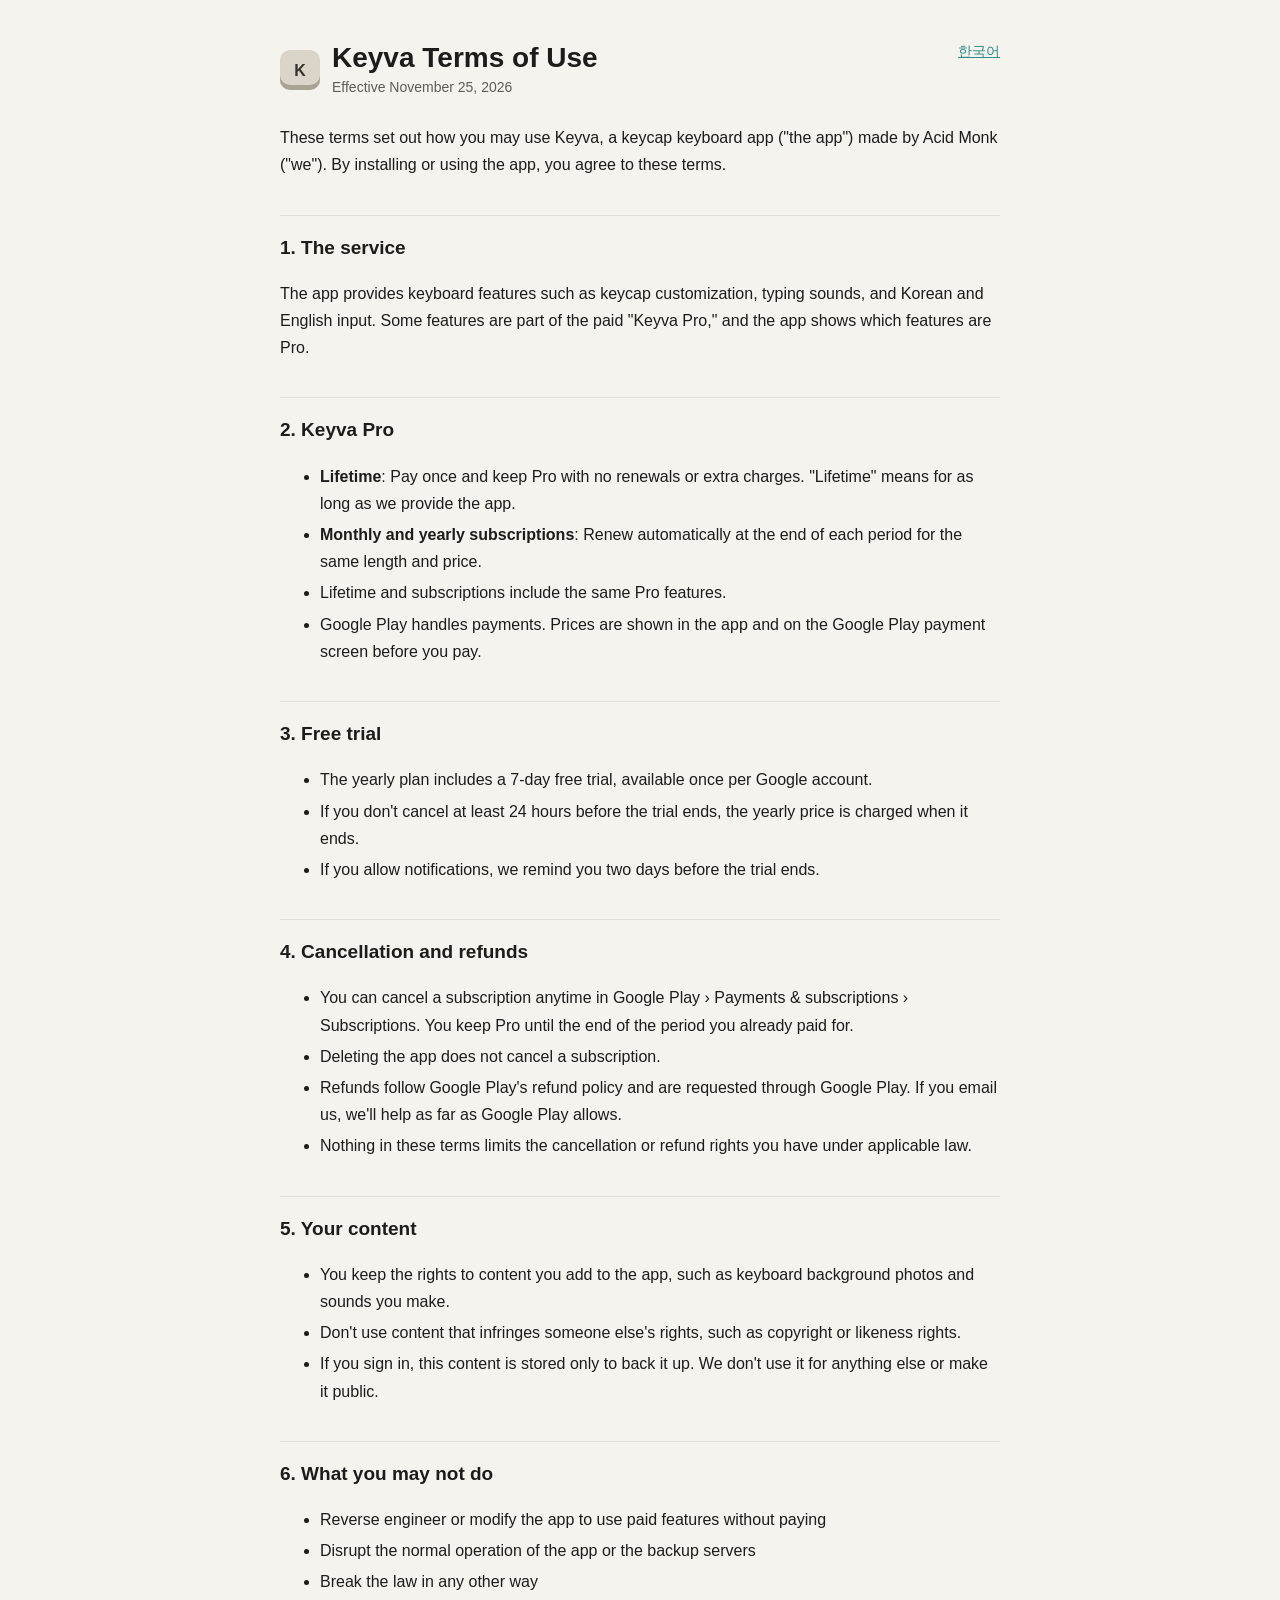
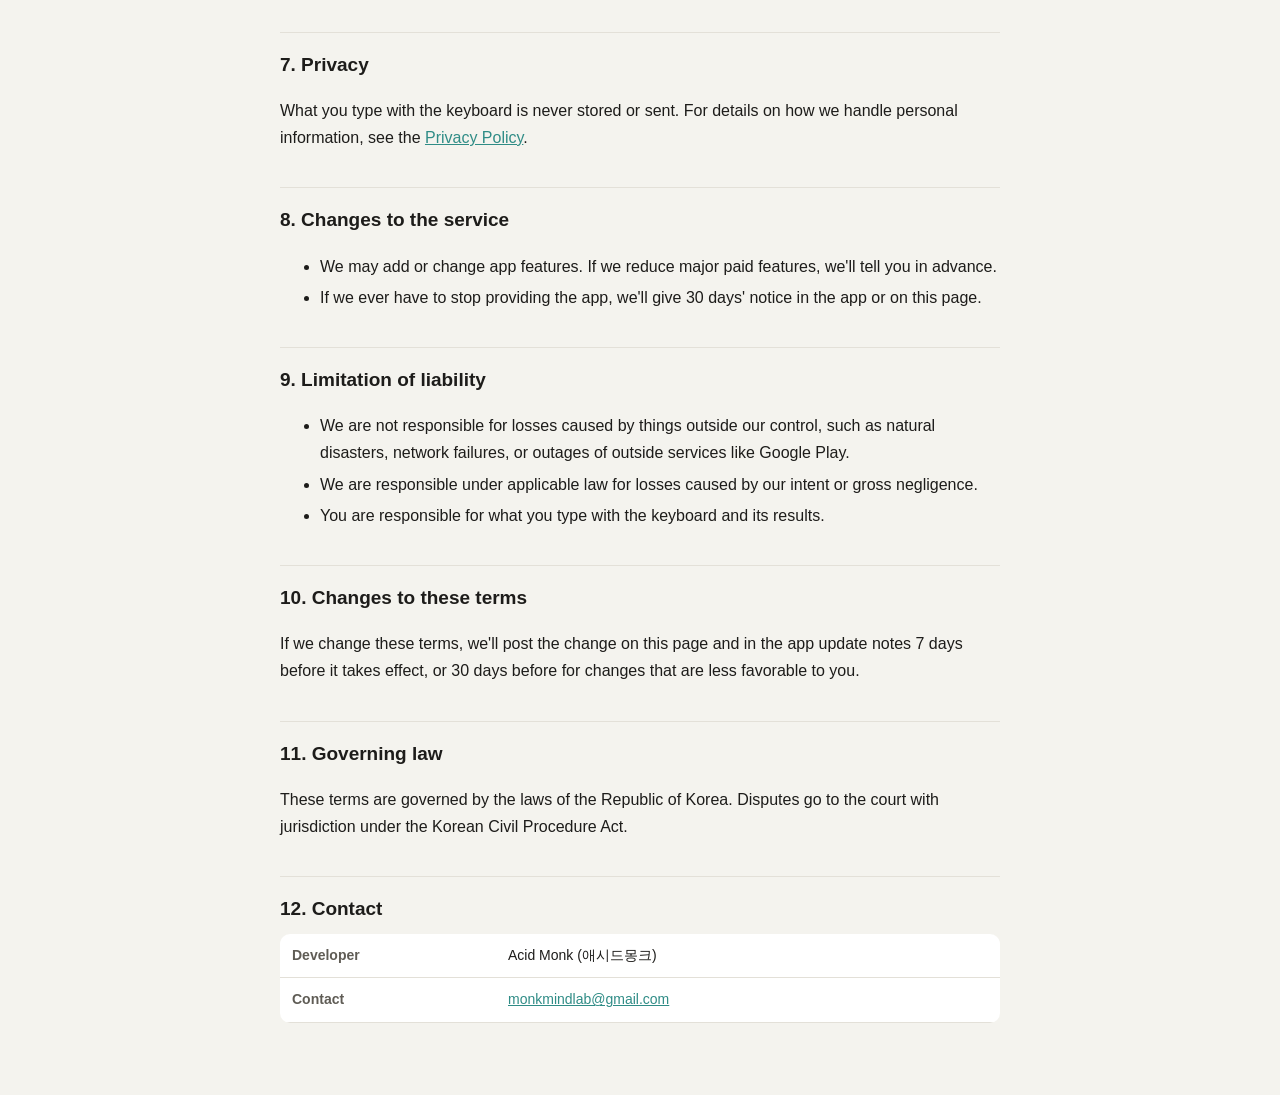
<file: keyva/terms-en.html>
<!DOCTYPE html>
<html lang="en">
<head>
<meta charset="utf-8">
<meta name="viewport" content="width=device-width, initial-scale=1">
<title>Keyva Terms of Use</title>
<link rel="stylesheet" href="style.css">
</head>
<body>
<main>
  <a class="lang" href="terms.html">한국어</a>
  <header><div class="logo">K</div><div><h1>Keyva Terms of Use</h1><div class="sub">Effective November 25, 2026</div></div></header>

  <p>These terms set out how you may use Keyva, a keycap keyboard app ("the app") made by Acid Monk ("we"). By installing or using the app, you agree to these terms.</p>

  <h2>1. The service</h2>
  <p>The app provides keyboard features such as keycap customization, typing sounds, and Korean and English input. Some features are part of the paid "Keyva Pro," and the app shows which features are Pro.</p>

  <h2>2. Keyva Pro</h2>
  <ul>
    <li><b>Lifetime</b>: Pay once and keep Pro with no renewals or extra charges. "Lifetime" means for as long as we provide the app.</li>
    <li><b>Monthly and yearly subscriptions</b>: Renew automatically at the end of each period for the same length and price.</li>
    <li>Lifetime and subscriptions include the same Pro features.</li>
    <li>Google Play handles payments. Prices are shown in the app and on the Google Play payment screen before you pay.</li>
  </ul>

  <h2>3. Free trial</h2>
  <ul>
    <li>The yearly plan includes a 7-day free trial, available once per Google account.</li>
    <li>If you don't cancel at least 24 hours before the trial ends, the yearly price is charged when it ends.</li>
    <li>If you allow notifications, we remind you two days before the trial ends.</li>
  </ul>

  <h2>4. Cancellation and refunds</h2>
  <ul>
    <li>You can cancel a subscription anytime in Google Play › Payments &amp; subscriptions › Subscriptions. You keep Pro until the end of the period you already paid for.</li>
    <li>Deleting the app does not cancel a subscription.</li>
    <li>Refunds follow Google Play's refund policy and are requested through Google Play. If you email us, we'll help as far as Google Play allows.</li>
    <li>Nothing in these terms limits the cancellation or refund rights you have under applicable law.</li>
  </ul>

  <h2>5. Your content</h2>
  <ul>
    <li>You keep the rights to content you add to the app, such as keyboard background photos and sounds you make.</li>
    <li>Don't use content that infringes someone else's rights, such as copyright or likeness rights.</li>
    <li>If you sign in, this content is stored only to back it up. We don't use it for anything else or make it public.</li>
  </ul>

  <h2>6. What you may not do</h2>
  <ul>
    <li>Reverse engineer or modify the app to use paid features without paying</li>
    <li>Disrupt the normal operation of the app or the backup servers</li>
    <li>Break the law in any other way</li>
  </ul>

  <h2>7. Privacy</h2>
  <p>What you type with the keyboard is never stored or sent. For details on how we handle personal information, see the <a href="privacy-en.html">Privacy Policy</a>.</p>

  <h2>8. Changes to the service</h2>
  <ul>
    <li>We may add or change app features. If we reduce major paid features, we'll tell you in advance.</li>
    <li>If we ever have to stop providing the app, we'll give 30 days' notice in the app or on this page.</li>
  </ul>

  <h2>9. Limitation of liability</h2>
  <ul>
    <li>We are not responsible for losses caused by things outside our control, such as natural disasters, network failures, or outages of outside services like Google Play.</li>
    <li>We are responsible under applicable law for losses caused by our intent or gross negligence.</li>
    <li>You are responsible for what you type with the keyboard and its results.</li>
  </ul>

  <h2>10. Changes to these terms</h2>
  <p>If we change these terms, we'll post the change on this page and in the app update notes 7 days before it takes effect, or 30 days before for changes that are less favorable to you.</p>

  <h2>11. Governing law</h2>
  <p>These terms are governed by the laws of the Republic of Korea. Disputes go to the court with jurisdiction under the Korean Civil Procedure Act.</p>

  <h2>12. Contact</h2>
  <table>
    <tr><th>Developer</th><td>Acid Monk (애시드몽크)</td></tr>
    <tr><th>Contact</th><td><a href="mailto:monkmindlab@gmail.com">monkmindlab@gmail.com</a></td></tr>
  </table>
</main>
</body>
</html>
</file>
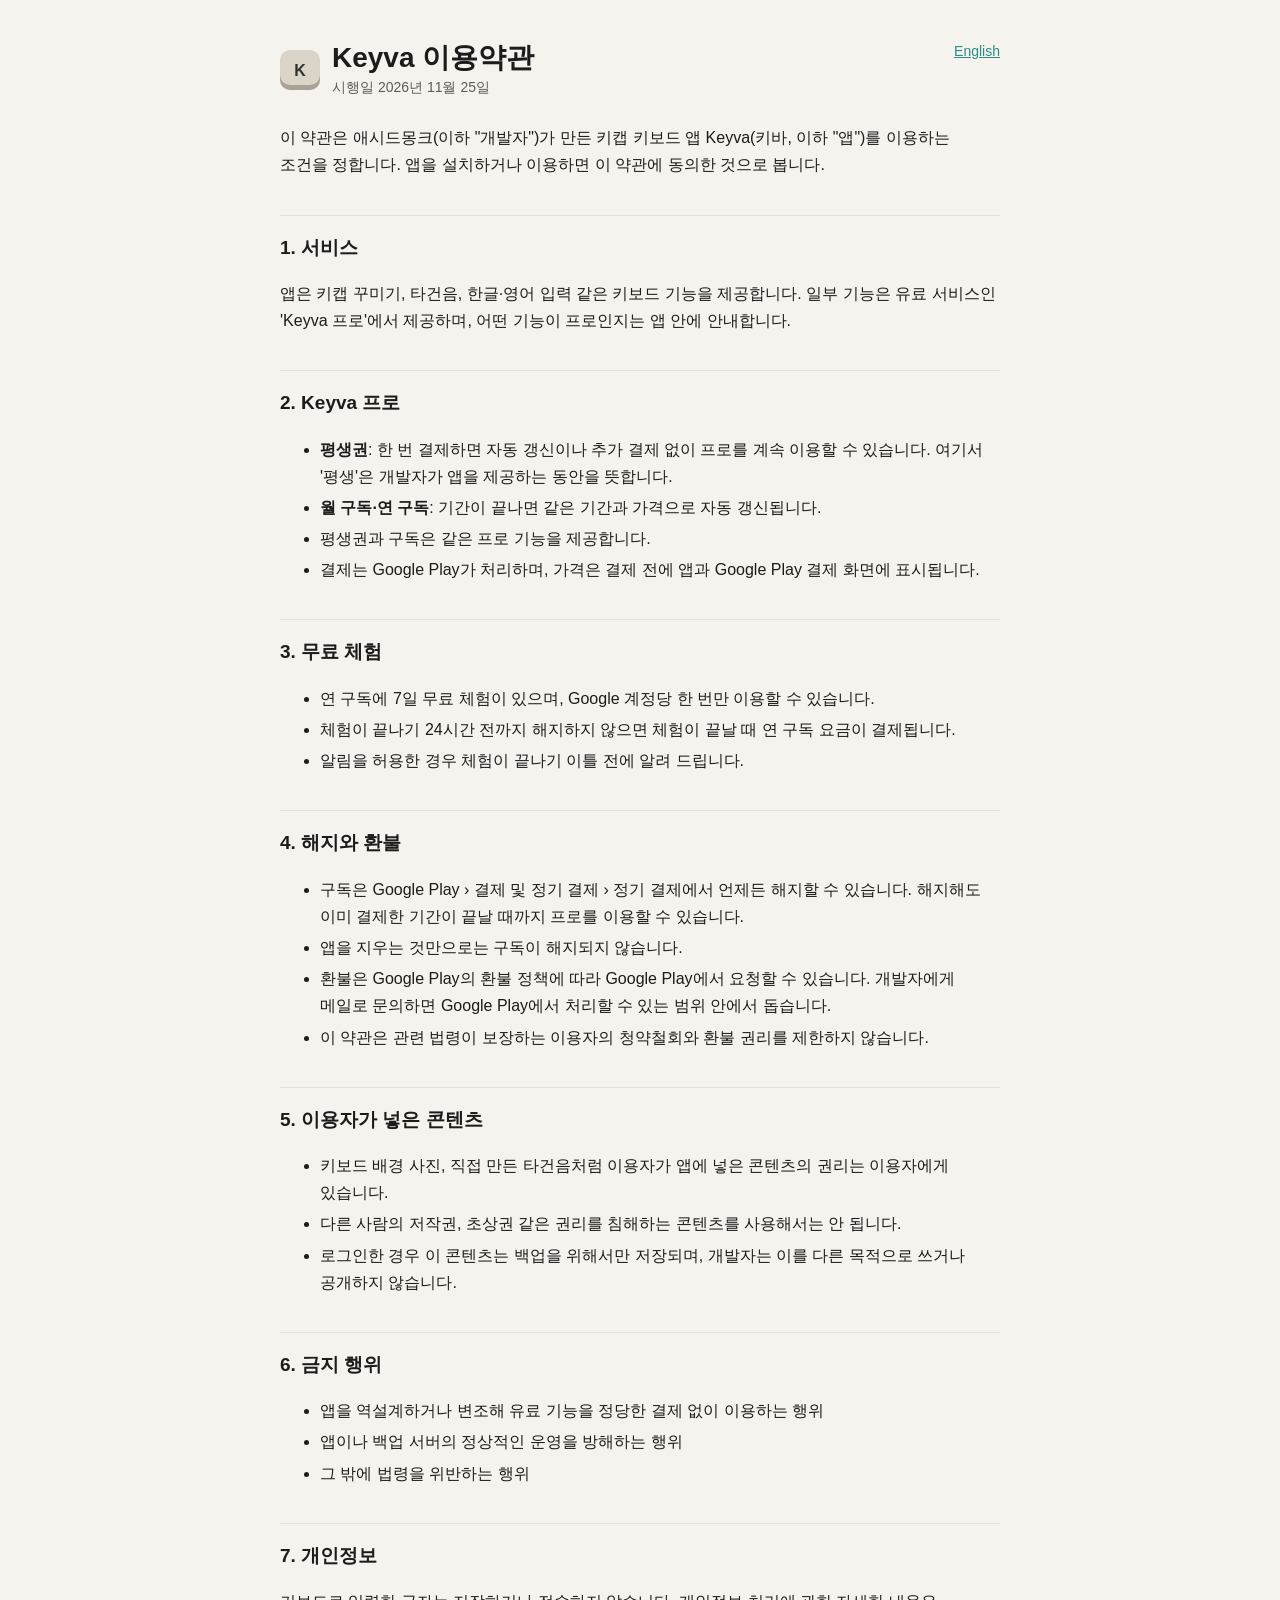
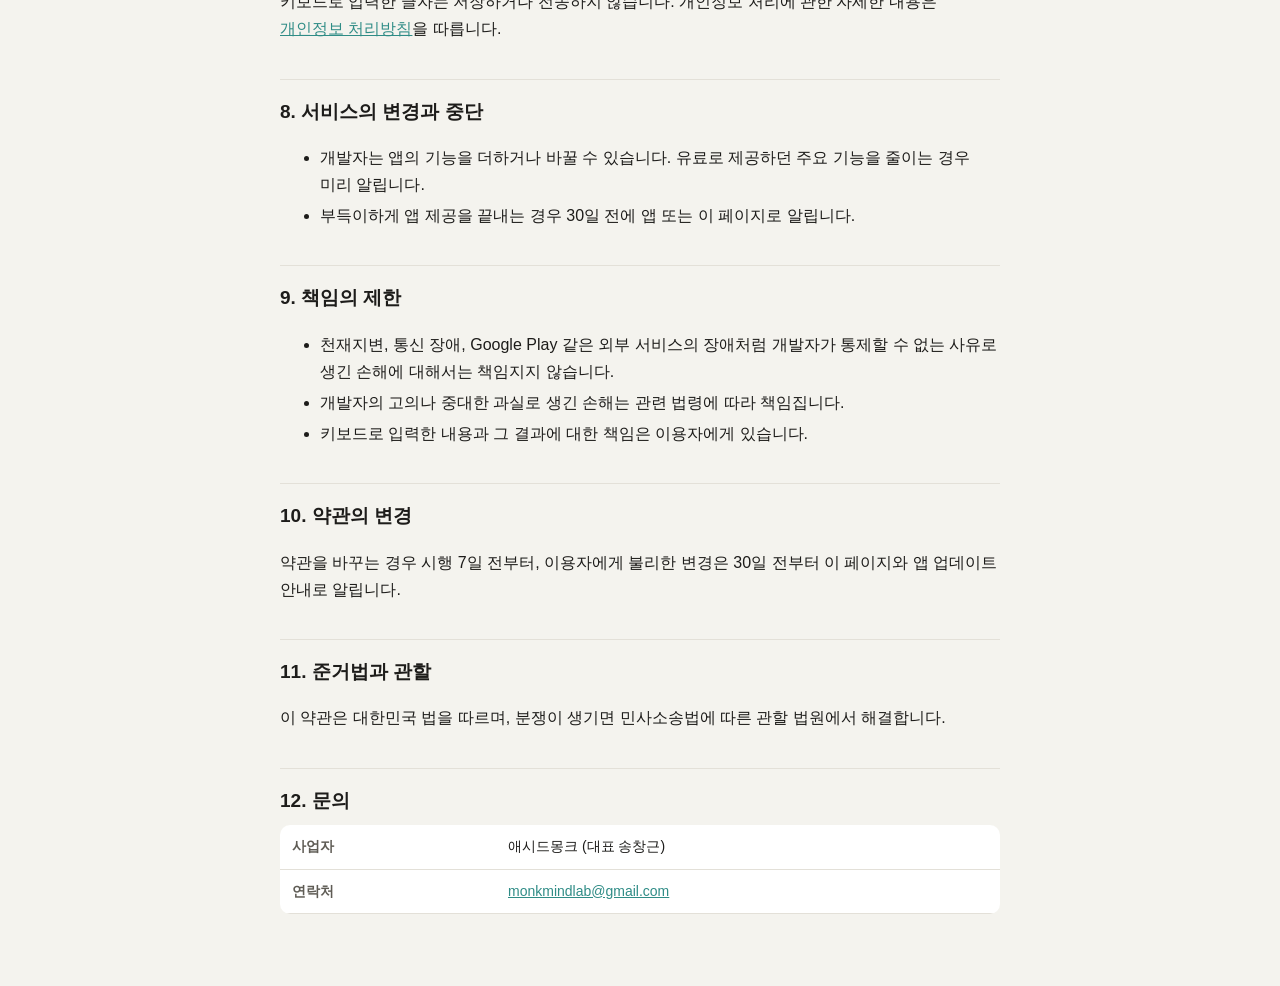
<file: keyva/terms.html>
<!DOCTYPE html>
<html lang="ko">
<head>
<meta charset="utf-8">
<meta name="viewport" content="width=device-width, initial-scale=1">
<title>Keyva 이용약관</title>
<link rel="stylesheet" href="style.css">
</head>
<body>
<main>
  <a class="lang" href="terms-en.html">English</a>
  <header><div class="logo">K</div><div><h1>Keyva 이용약관</h1><div class="sub">시행일 2026년 11월 25일</div></div></header>

  <p>이 약관은 애시드몽크(이하 "개발자")가 만든 키캡 키보드 앱 Keyva(키바, 이하 "앱")를 이용하는 조건을 정합니다. 앱을 설치하거나 이용하면 이 약관에 동의한 것으로 봅니다.</p>

  <h2>1. 서비스</h2>
  <p>앱은 키캡 꾸미기, 타건음, 한글·영어 입력 같은 키보드 기능을 제공합니다. 일부 기능은 유료 서비스인 'Keyva 프로'에서 제공하며, 어떤 기능이 프로인지는 앱 안에 안내합니다.</p>

  <h2>2. Keyva 프로</h2>
  <ul>
    <li><b>평생권</b>: 한 번 결제하면 자동 갱신이나 추가 결제 없이 프로를 계속 이용할 수 있습니다. 여기서 '평생'은 개발자가 앱을 제공하는 동안을 뜻합니다.</li>
    <li><b>월 구독·연 구독</b>: 기간이 끝나면 같은 기간과 가격으로 자동 갱신됩니다.</li>
    <li>평생권과 구독은 같은 프로 기능을 제공합니다.</li>
    <li>결제는 Google Play가 처리하며, 가격은 결제 전에 앱과 Google Play 결제 화면에 표시됩니다.</li>
  </ul>

  <h2>3. 무료 체험</h2>
  <ul>
    <li>연 구독에 7일 무료 체험이 있으며, Google 계정당 한 번만 이용할 수 있습니다.</li>
    <li>체험이 끝나기 24시간 전까지 해지하지 않으면 체험이 끝날 때 연 구독 요금이 결제됩니다.</li>
    <li>알림을 허용한 경우 체험이 끝나기 이틀 전에 알려 드립니다.</li>
  </ul>

  <h2>4. 해지와 환불</h2>
  <ul>
    <li>구독은 Google Play › 결제 및 정기 결제 › 정기 결제에서 언제든 해지할 수 있습니다. 해지해도 이미 결제한 기간이 끝날 때까지 프로를 이용할 수 있습니다.</li>
    <li>앱을 지우는 것만으로는 구독이 해지되지 않습니다.</li>
    <li>환불은 Google Play의 환불 정책에 따라 Google Play에서 요청할 수 있습니다. 개발자에게 메일로 문의하면 Google Play에서 처리할 수 있는 범위 안에서 돕습니다.</li>
    <li>이 약관은 관련 법령이 보장하는 이용자의 청약철회와 환불 권리를 제한하지 않습니다.</li>
  </ul>

  <h2>5. 이용자가 넣은 콘텐츠</h2>
  <ul>
    <li>키보드 배경 사진, 직접 만든 타건음처럼 이용자가 앱에 넣은 콘텐츠의 권리는 이용자에게 있습니다.</li>
    <li>다른 사람의 저작권, 초상권 같은 권리를 침해하는 콘텐츠를 사용해서는 안 됩니다.</li>
    <li>로그인한 경우 이 콘텐츠는 백업을 위해서만 저장되며, 개발자는 이를 다른 목적으로 쓰거나 공개하지 않습니다.</li>
  </ul>

  <h2>6. 금지 행위</h2>
  <ul>
    <li>앱을 역설계하거나 변조해 유료 기능을 정당한 결제 없이 이용하는 행위</li>
    <li>앱이나 백업 서버의 정상적인 운영을 방해하는 행위</li>
    <li>그 밖에 법령을 위반하는 행위</li>
  </ul>

  <h2>7. 개인정보</h2>
  <p>키보드로 입력한 글자는 저장하거나 전송하지 않습니다. 개인정보 처리에 관한 자세한 내용은 <a href="privacy.html">개인정보 처리방침</a>을 따릅니다.</p>

  <h2>8. 서비스의 변경과 중단</h2>
  <ul>
    <li>개발자는 앱의 기능을 더하거나 바꿀 수 있습니다. 유료로 제공하던 주요 기능을 줄이는 경우 미리 알립니다.</li>
    <li>부득이하게 앱 제공을 끝내는 경우 30일 전에 앱 또는 이 페이지로 알립니다.</li>
  </ul>

  <h2>9. 책임의 제한</h2>
  <ul>
    <li>천재지변, 통신 장애, Google Play 같은 외부 서비스의 장애처럼 개발자가 통제할 수 없는 사유로 생긴 손해에 대해서는 책임지지 않습니다.</li>
    <li>개발자의 고의나 중대한 과실로 생긴 손해는 관련 법령에 따라 책임집니다.</li>
    <li>키보드로 입력한 내용과 그 결과에 대한 책임은 이용자에게 있습니다.</li>
  </ul>

  <h2>10. 약관의 변경</h2>
  <p>약관을 바꾸는 경우 시행 7일 전부터, 이용자에게 불리한 변경은 30일 전부터 이 페이지와 앱 업데이트 안내로 알립니다.</p>

  <h2>11. 준거법과 관할</h2>
  <p>이 약관은 대한민국 법을 따르며, 분쟁이 생기면 민사소송법에 따른 관할 법원에서 해결합니다.</p>

  <h2>12. 문의</h2>
  <table>
    <tr><th>사업자</th><td>애시드몽크 (대표 송창근)</td></tr>
    <tr><th>연락처</th><td><a href="mailto:monkmindlab@gmail.com">monkmindlab@gmail.com</a></td></tr>
  </table>
</main>
</body>
</html>
</file>
<file: keyva/style.css>
:root{--bg:#f4f3ee;--card:#fff;--ink:#1d1c1a;--sub:#5f5c55;--line:#e3e0d8;--acc:#2f8c86}
@media (prefers-color-scheme:dark){:root{--bg:#161614;--card:#201f1d;--ink:#eeebe4;--sub:#a9a59c;--line:#34322e;--acc:#5fbab3}}
*{box-sizing:border-box}
body{margin:0;background:var(--bg);color:var(--ink);font:16px/1.7 -apple-system,BlinkMacSystemFont,"Apple SD Gothic Neo","Noto Sans KR","Segoe UI",Roboto,sans-serif;-webkit-text-size-adjust:100%;word-break:keep-all;overflow-wrap:break-word}
main{max-width:760px;margin:0 auto;padding:40px 20px 64px}
header{display:flex;align-items:center;gap:12px;margin-bottom:24px}
.logo{width:40px;height:40px;border-radius:10px;background:#dad5c8;box-shadow:inset 0 -5px 0 #a8a395;display:grid;place-items:center;font-weight:700;color:#33322e}
h1{font-size:28px;line-height:1.3;margin:0}
h2{font-size:19px;margin:36px 0 8px;padding-top:16px;border-top:1px solid var(--line)}
h3{font-size:16px;margin:20px 0 4px}
p,li{color:var(--ink)}
.sub{color:var(--sub);font-size:14px}
a{color:var(--acc)}
table{width:100%;border-collapse:collapse;margin:8px 0;font-size:14px;background:var(--card);border-radius:10px;overflow:hidden}
th,td{border-bottom:1px solid var(--line);padding:10px 12px;text-align:left;vertical-align:top}
th{width:30%;color:var(--sub);font-weight:600}
.box{background:var(--card);border:1px solid var(--line);border-radius:12px;padding:16px 18px;margin:16px 0}
.lang{float:right;font-size:14px}
nav a{display:inline-block;margin-right:16px}
ol li,ul li{margin:4px 0}
@media (max-width:480px){h1{font-size:24px}}
</file>
